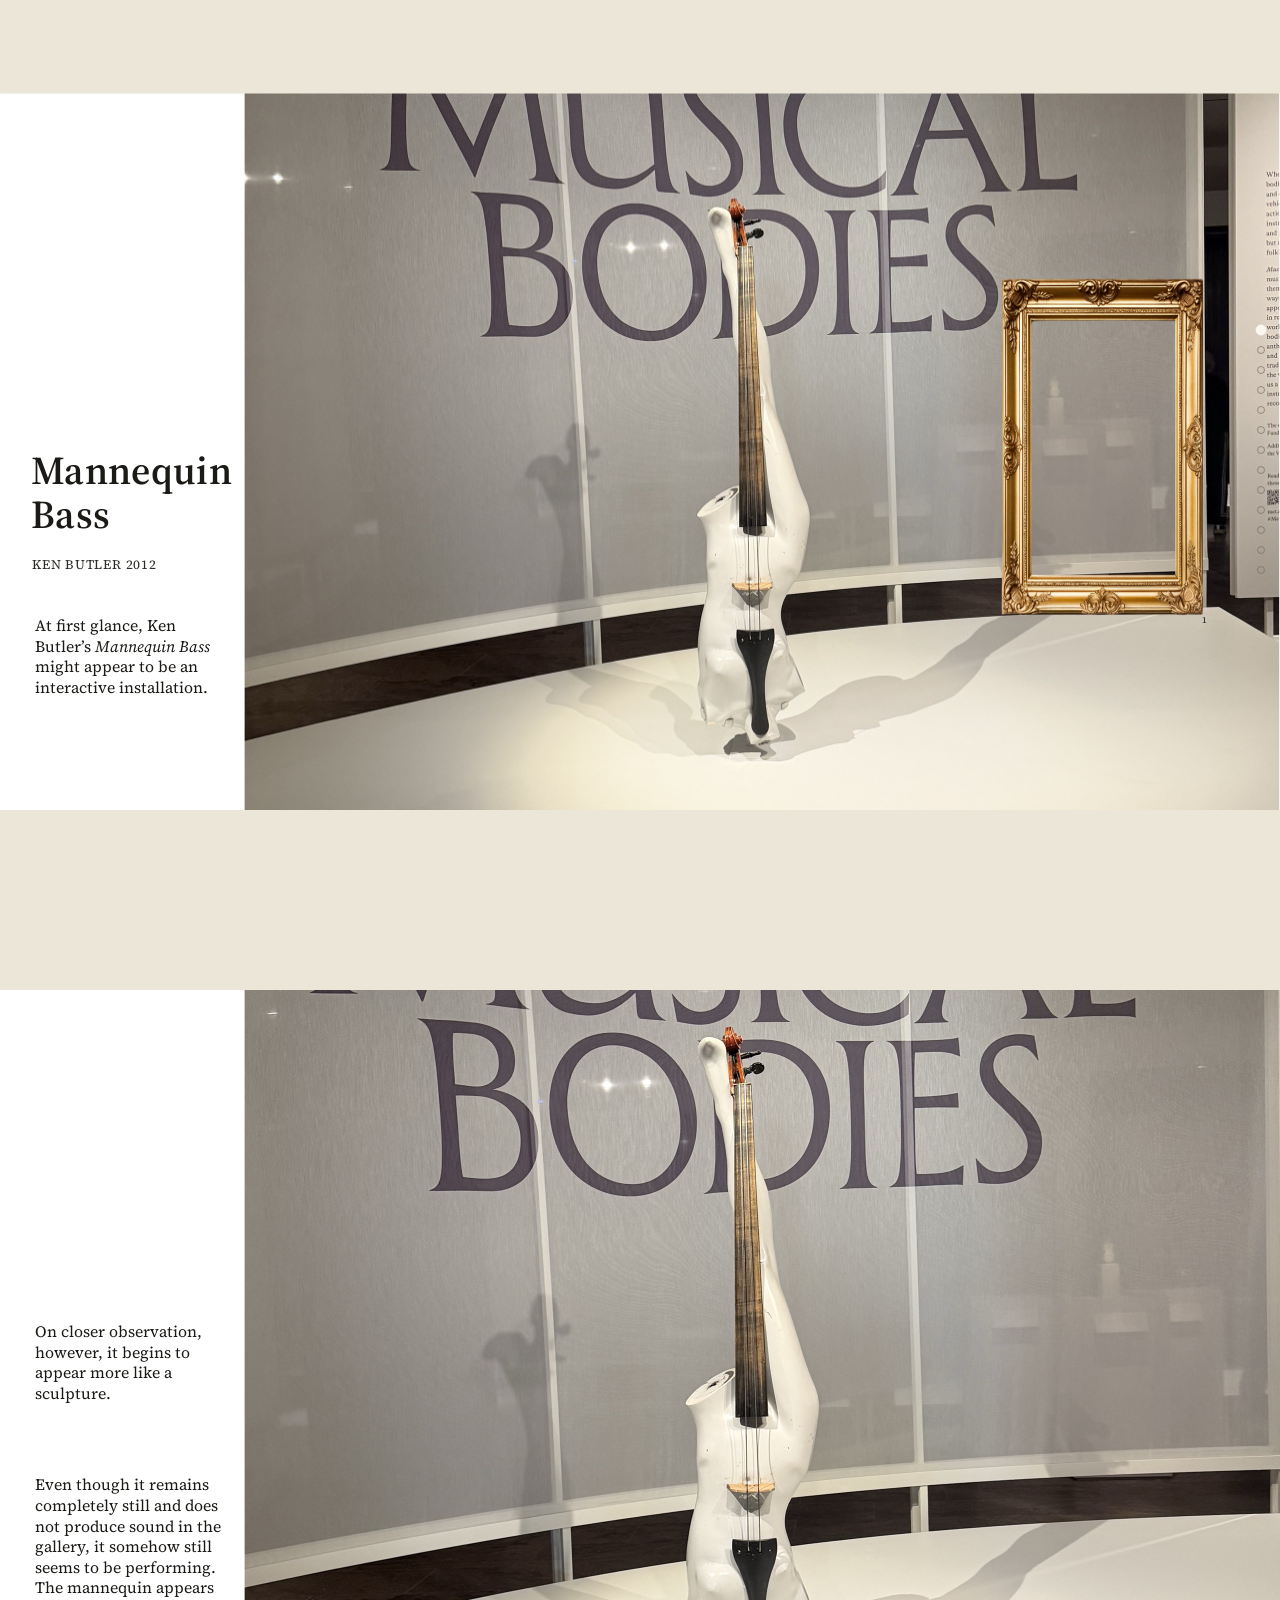
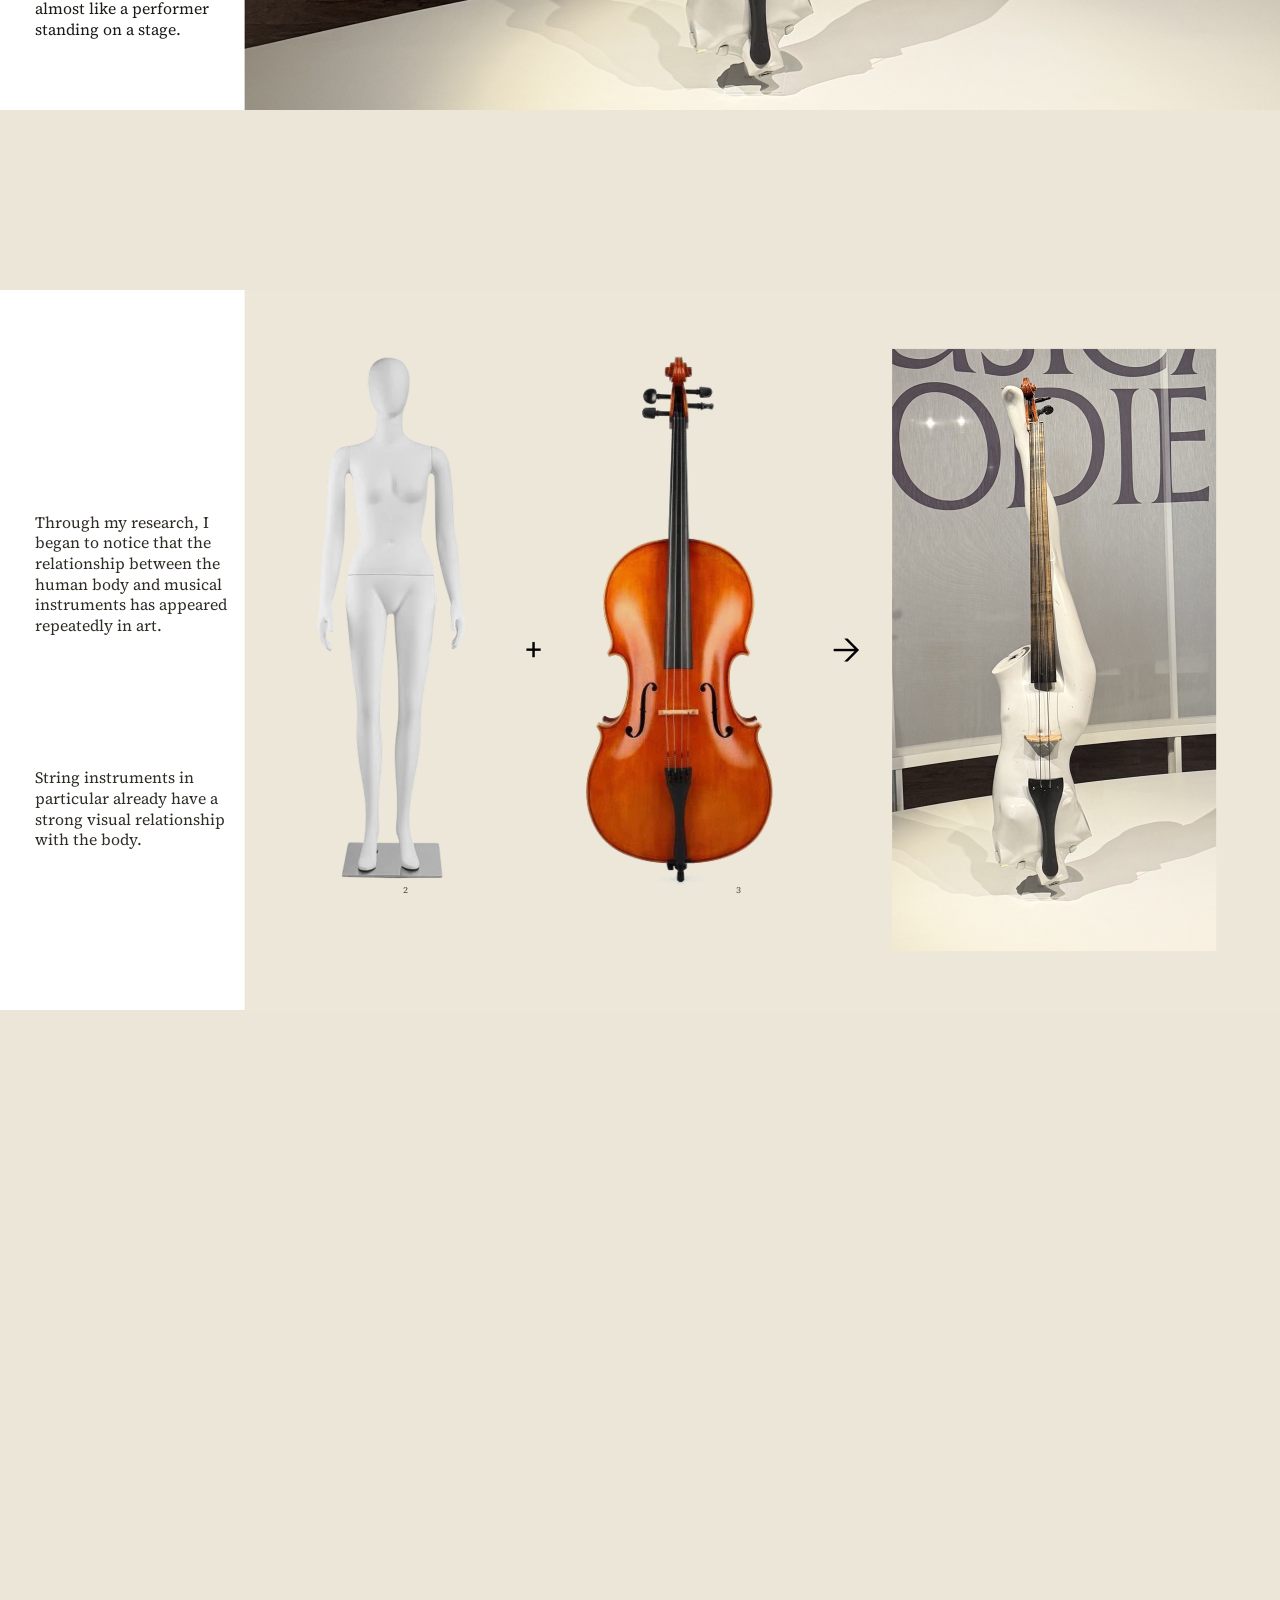
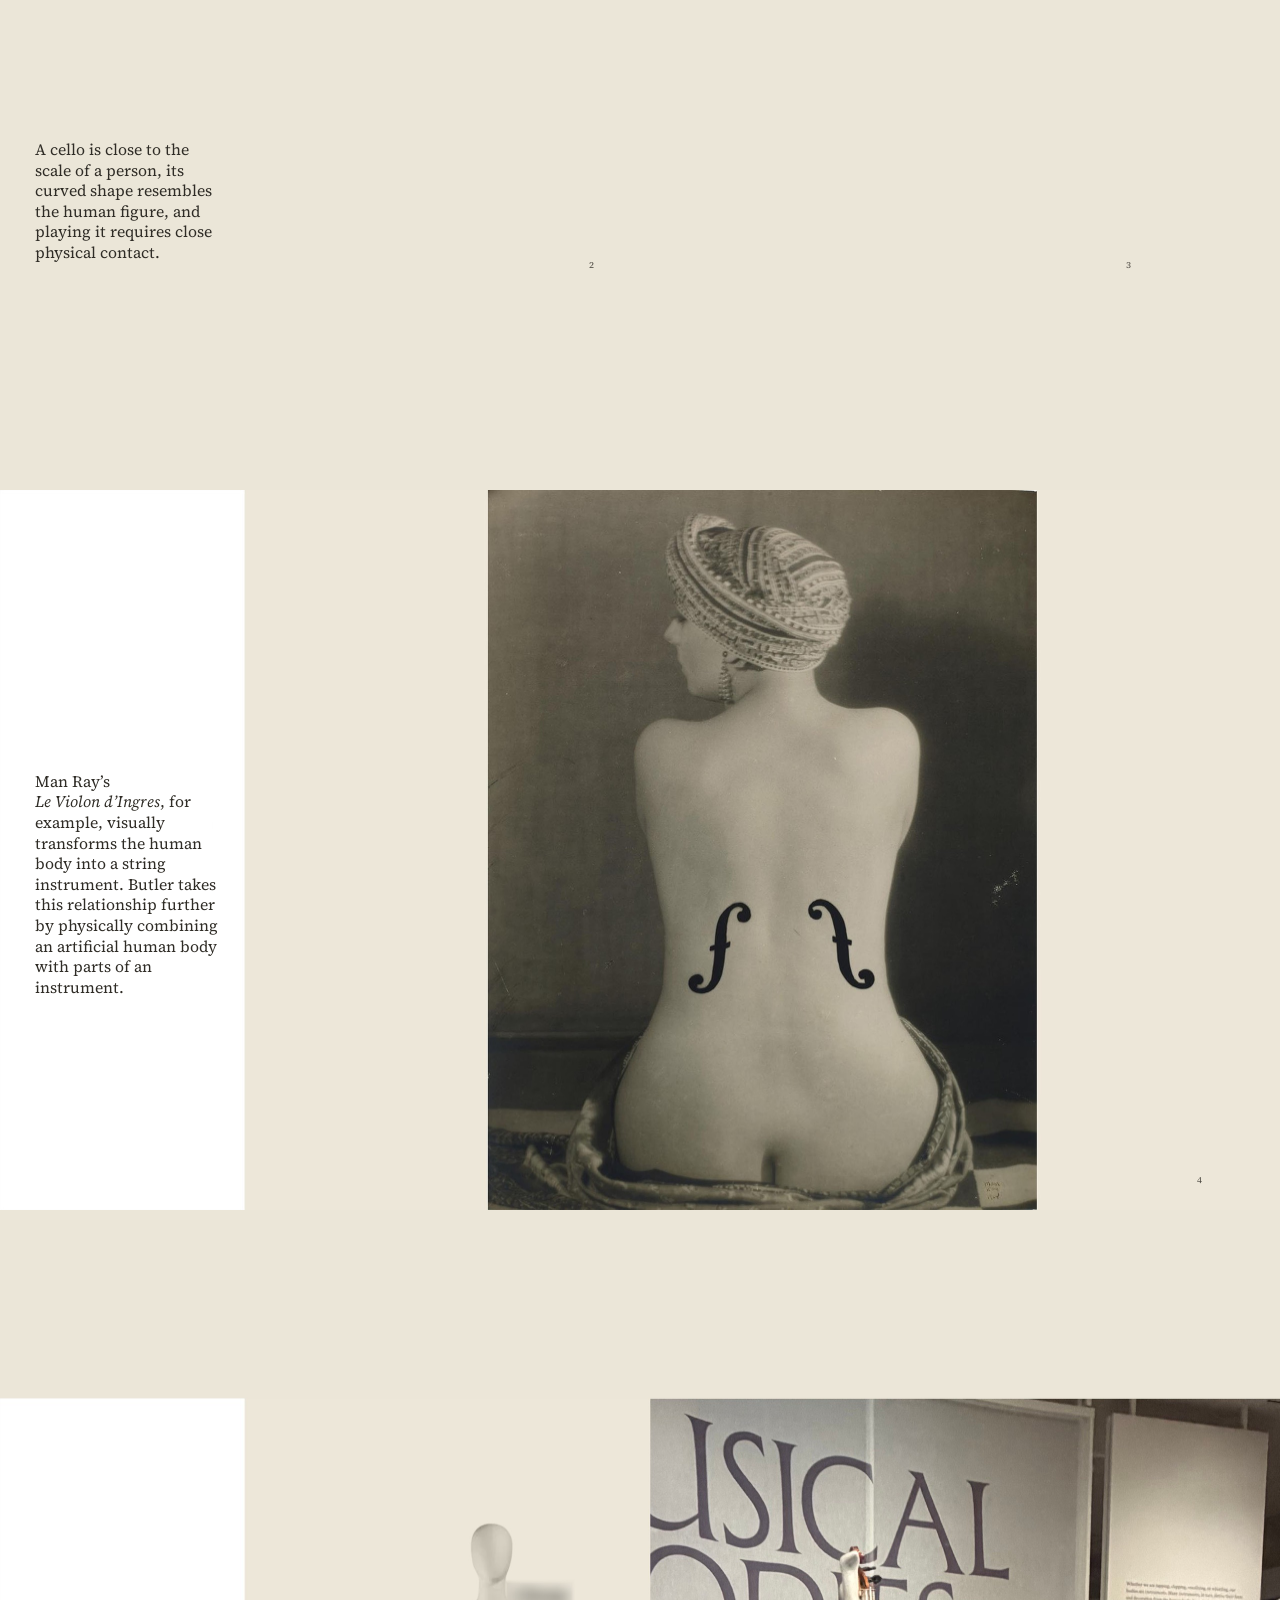
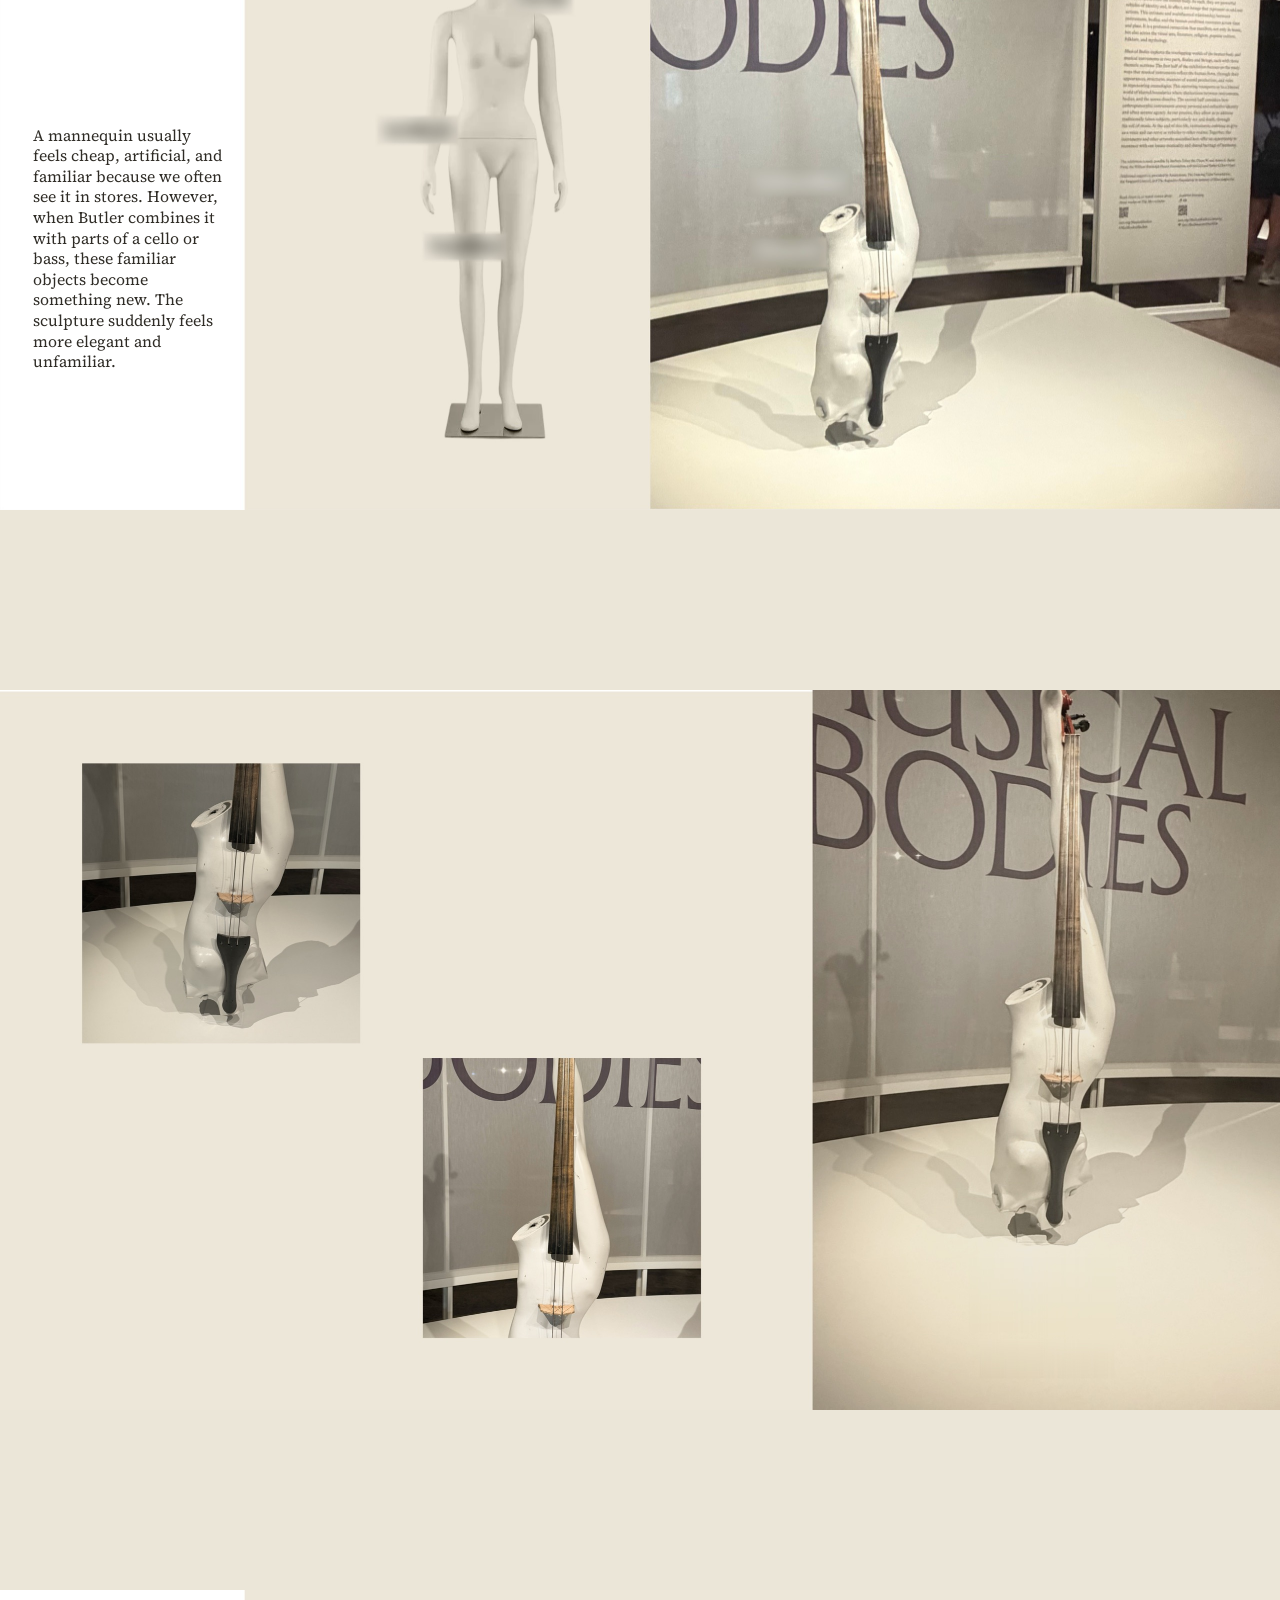
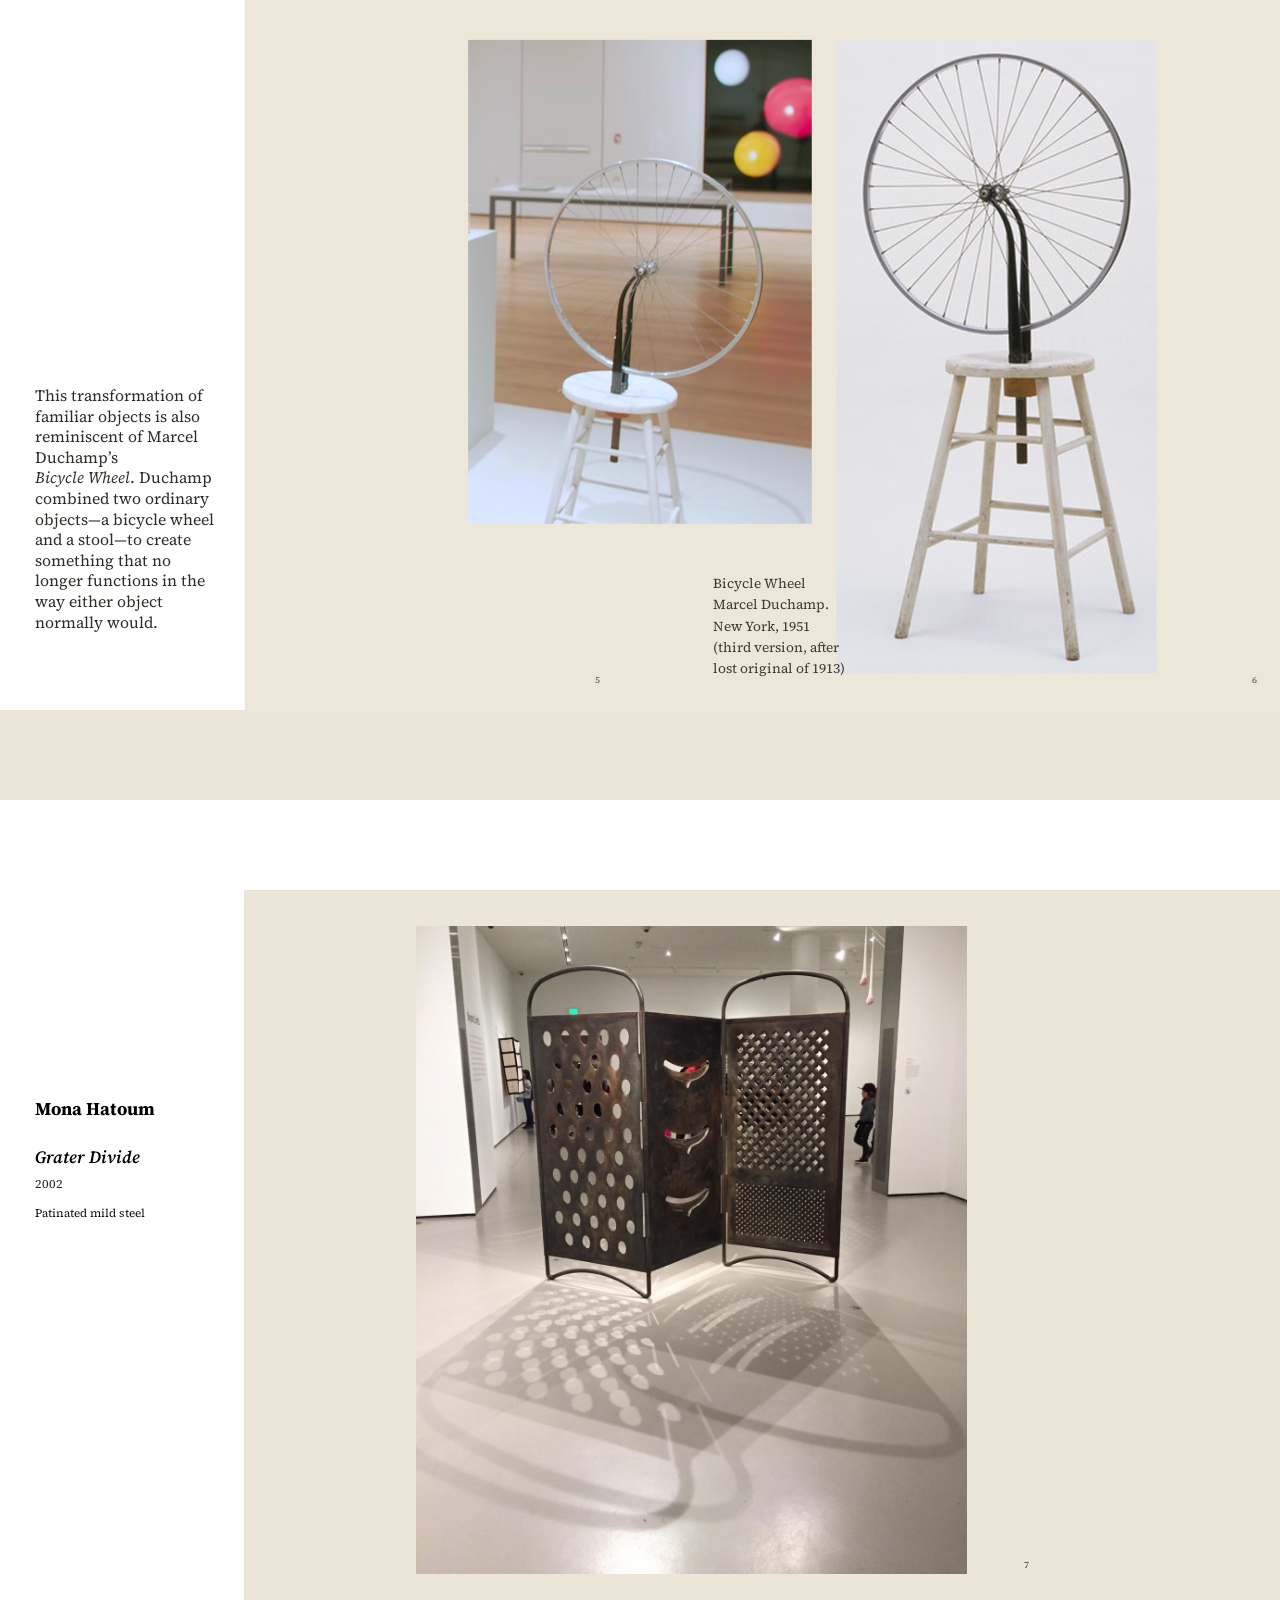
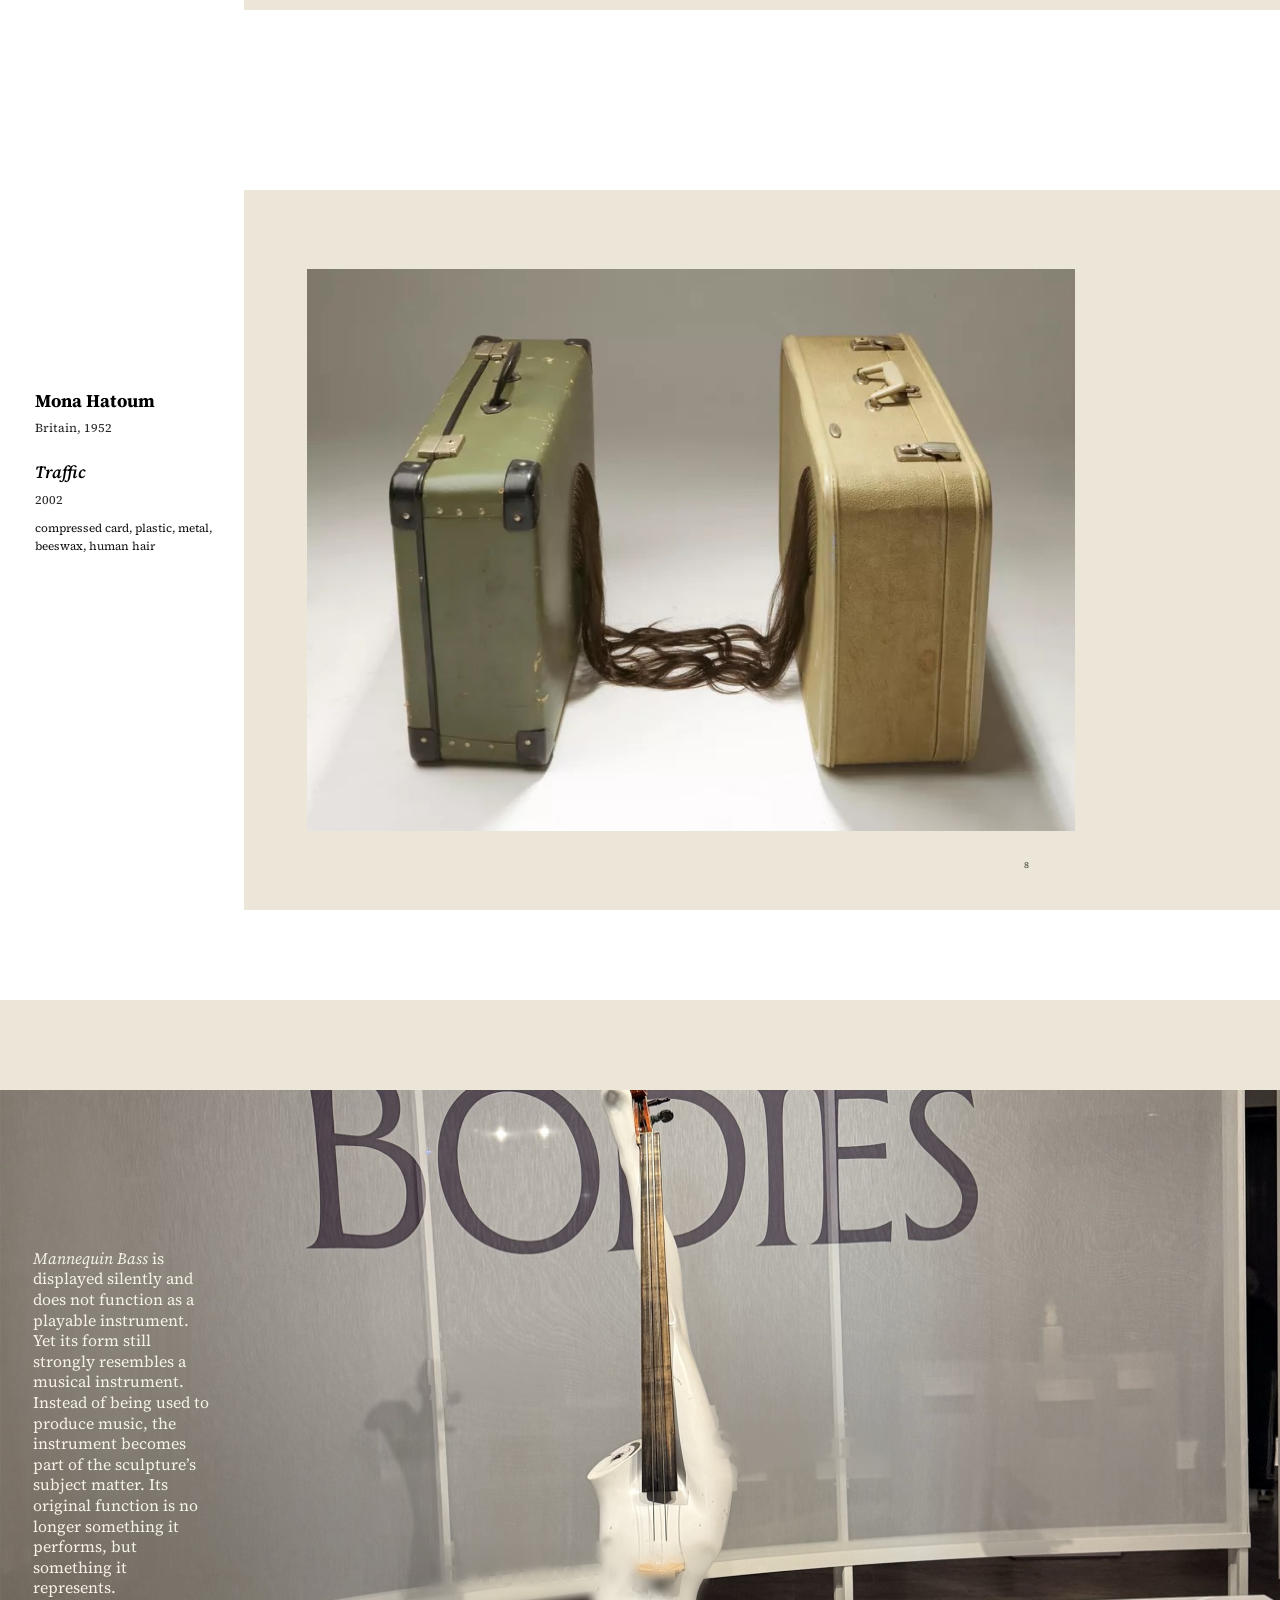
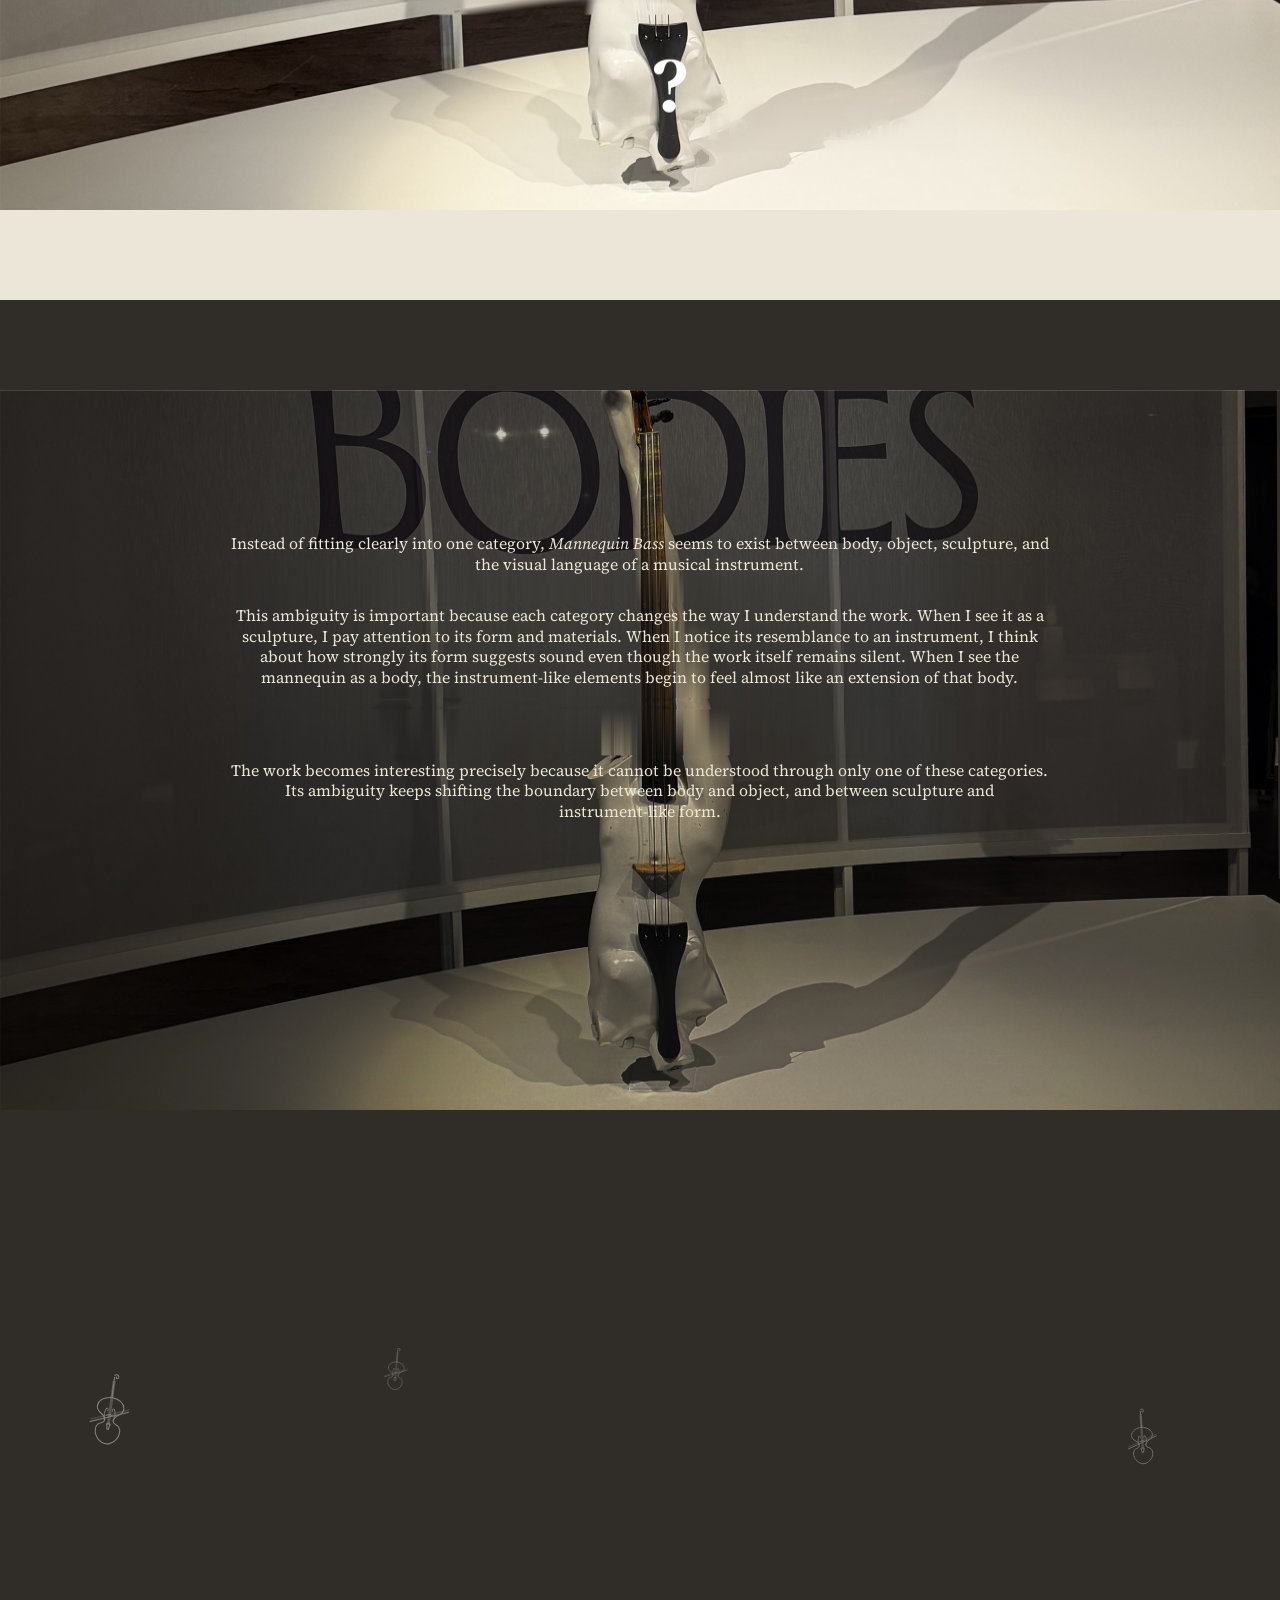
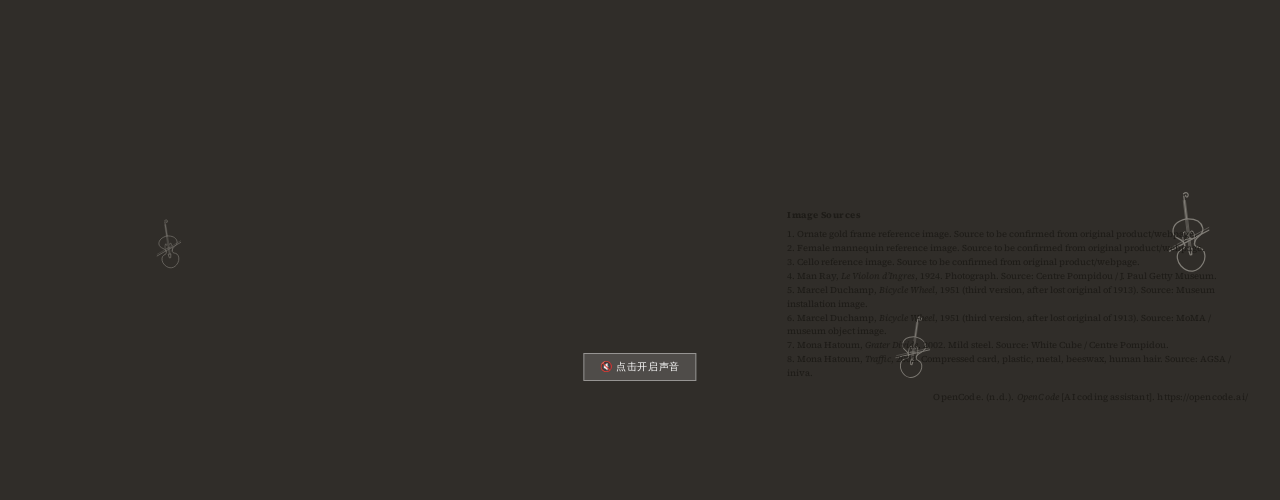
<file: index.html>
<!DOCTYPE html>
<html lang="en">
<head>
<meta charset="UTF-8">
<meta name="viewport" content="width=device-width, initial-scale=1.0">
<title>Musical Bodies — Mannequin Bass</title>
<link rel="preconnect" href="https://fonts.googleapis.com">
<link rel="preconnect" href="https://fonts.gstatic.com" crossorigin>
<link href="https://fonts.googleapis.com/css2?family=Source+Serif+4:ital,opsz,wght@0,8..60,400;0,8..60,500;0,8..60,600;1,8..60,400;1,8..60,600&display=swap" rel="stylesheet">
<link rel="stylesheet" href="styles.css?v=20261012p">
</head>
<body>

<nav class="dots" aria-label="Sections">
  <button data-target="s1"  aria-label="Section 1"></button>
  <button data-target="s2"  aria-label="Section 2"></button>
  <button data-target="s3"  aria-label="Section 3"></button>
  <button data-target="s4"  aria-label="Section 4"></button>
  <button data-target="s5"  aria-label="Section 5"></button>
  <button data-target="s6"  aria-label="Section 6"></button>
  <button data-target="s7"  aria-label="Section 7"></button>
  <button data-target="s8"  aria-label="Section 8"></button>
  <button data-target="ex1" aria-label="Examples"></button>
  <button data-target="ex2" aria-label="Examples"></button>
  <button data-target="s9"  aria-label="Section 9"></button>
  <button data-target="s10" aria-label="Section 10"></button>
  <button data-target="s11" aria-label="Section 11"></button>
</nav>

<main>

  <!-- ============ SECTION 1 ============ -->
  <section class="panel s1" id="s1">
    <div class="stage">
    <img class="plate" src="assets/section-1.jpg?v=20261012e" alt="Ken Butler, Mannequin Bass">
      <div style="position:absolute;right:3%;top:22%;width:22%;aspect-ratio:0.697;">
        <video src="assets/section11.mp4?v=20261012hd" autoplay muted loop playsinline style="position:absolute;left:25.2%;top:17.7%;width:51.4%;height:63.6%;object-fit:cover;"></video>
        <img src="assets/frame.png?v=20261012d" style="position:absolute;inset:0;width:100%;height:100%;" alt="">
      </div>
      <p class="figno" style="position:absolute;right:5.7%;top:73%;color:#1c1a16;font-size:max(9px,calc(1.1 * var(--su)));opacity:0.85;line-height:1;">1</p>
    <div class="fx" style="--amp:10px;--dur:3.5s;">
      <div class="fl fl-ov" data-sp="0.16" style="--x:2.4;--y:50.5;--amp:calc(0.55 * var(--su))">
        <h1 class="title" style="font-size:calc(5.5 * var(--su))">Mannequin<br>Bass</h1>
      </div>
      <div class="fl fl-ov" data-sp="0.13" style="--x:2.5;--y:65.6;--amp:4px">
        <p class="kicker" style="font-size:calc(1.8 * var(--su))">Ken&nbsp;Butler&nbsp;2012</p>
      </div>
    </div>
  </div>
    <div class="fx-flow" style="--amp:10px;--dur:3.5s;">
      <div class="fl fl-flow" data-sp="0.20" style="--w:14;--x:2.7;--y:73.9;--dl:-2.5s">
        <p class="body" style="font-size:calc(2.2 * var(--su))">At first glance, Ken Butler&rsquo;s <em>Mannequin&nbsp;Bass</em> might appear to be an interactive installation.</p>
      </div>
    </div>
    </div>
  </section>

  <!-- ============ SECTION 2 ============ -->
  <section class="panel s2" id="s2">
    <div class="stage">
    <img class="plate" src="assets/section-2.jpg?v=20261012b" alt="Mannequin Bass detail">
    <div class="fx" style="--amp:calc(0.6 * var(--su));">
    </div>
  </div>
    <div class="fx-flow" style="--amp:calc(0.6 * var(--su));">
      <div class="fl fl-flow" data-sp="0.18" style="--w:14;--x:2.7;--y:48.9;--dl:-3s">
        <p class="body" style="font-size:calc(2.2 * var(--su))">On closer observation, however, it begins to appear more like a sculpture.</p>
      </div>
      <div class="fl fl-flow" data-sp="0.22" style="--w:15;--x:2.7;--y:70.2;--dl:-5s">
        <p class="body" style="width:15vw;font-size:calc(2.2 * var(--su))">Even though it remains completely still and does not produce sound in the gallery, it somehow still seems to be performing. The mannequin appears almost like a performer standing on a stage.</p>
      </div>
    </div>
    </div>
  </section>

  <!-- ============ SECTION 3 ============ -->
  <section class="panel s3" id="s3">
    <div class="stage">
    <img class="plate" src="assets/section-3.jpg?v=20261012b" alt="Body and instrument research">
    <p class="figno" style="position:absolute;left:31.5%;bottom:16%;color:#2f2c26;font-size:max(9px,calc(1.1 * var(--su)));opacity:0.85;line-height:1;">2</p>
    <p class="figno" style="position:absolute;left:57.5%;bottom:16%;color:#2f2c26;font-size:max(9px,calc(1.1 * var(--su)));opacity:0.85;line-height:1;">3</p>
    <div class="fx" style="--amp:calc(0.6 * var(--su));">
    </div>
  </div>
    <div class="fx-flow" style="--amp:calc(0.6 * var(--su));";animation:bob 3.5s ease-in-out infinite alternate;--amp:calc(var(--su)*1.5);">
      <div class="fl fl-flow" data-sp="0.20" style="--w:15;--x:2.7;--y:31.5;--dl:-4s">
        <p class="body" style="width:15vw;font-size:calc(2.2 * var(--su))">Through my research, I began to notice that the relationship between the human body and musical instruments has appeared repeatedly in art.</p>
      </div>
      <div class="fl fl-flow" data-sp="0.24" style="--w:15;--x:2.7;--y:67;--dl:-2s">
        <p class="body" style="width:15vw;font-size:calc(2.2 * var(--su))">String instruments in particular already have a strong visual relationship with the body.</p>
      </div>
    </div>
    </div>
  </section>

  <!-- ============ SECTION 4 ============ -->
  <section class="panel s4" id="s4">
    <div class="stage">
    <img class="plate" src="assets/section-4.jpg?v=20261012l" alt="Cello">
    <img class="s4subject" src="assets/section-4-subject.jpg?v=20261012l" alt="">
    <p class="figno" style="position:absolute;left:46%;bottom:5.5%;color:#2f2c26;font-size:max(9px,calc(1.1 * var(--su)));opacity:0.85;line-height:1;">2</p>
    <p class="figno" style="position:absolute;left:88%;bottom:5.5%;color:#2f2c26;font-size:max(9px,calc(1.1 * var(--su)));opacity:0.85;line-height:1;">3</p>
    <div class="fx" style="--amp:calc(0.6 * var(--su));">
    </div>
  </div>
    <div class="fx-flow" style="--amp:calc(0.6 * var(--su));">
      <div class="fl fl-flow" data-sp="0.20" style="--w:15;--x:2.7;--y:73.9;--amp:calc(0.65 * var(--su))">
        <p class="body" style="width:15vw;font-size:calc(2.2 * var(--su))">A cello is close to the scale of a person, its curved shape resembles the human figure, and playing it requires close physical contact.</p>
      </div>
    </div>
    </div>
  </section>

  <!-- ============ SECTION 5 ============ -->
  <section class="panel s5" id="s5">
    <div class="stage">
    <img class="plate" src="assets/section-5.jpg?v=20261012b" alt="Man Ray, Le Violon d'Ingres">
    <p class="figno" style="position:absolute;left:93.5%;bottom:3.5%;color:#2f2c26;font-size:max(9px,calc(1.1 * var(--su)));opacity:0.8;line-height:1;">4</p>
    <div class="fx" style="--amp:calc(0.6 * var(--su));">
    </div>
  </div>
    <div class="fx-flow" style="--amp:calc(0.6 * var(--su));">
      <div class="fl fl-flow" data-sp="0.20" style="--w:15;--x:2.7;--y:37.2;--dl:-3.5s">
        <p class="body" style="width:15vw;font-size:calc(2.2 * var(--su))">Man Ray&rsquo;s <em>Le&nbsp;Violon&nbsp;d&rsquo;Ingres</em>, for example, visually transforms the human body into a string instrument. Butler takes this relationship further by physically combining an artificial human body with parts of an instrument.</p>
      </div>
    </div>
    </div>
  </section>

  <!-- ============ SECTION 6 ============ -->
  <section class="panel s6" id="s6">
    <div class="stage" style="--amp:calc(var(--su)*1.5);">
    <img class="plate" src="assets/section-6.jpg?v=20261012e" alt="Cheap / artificial / familiar &mdash; elegant / unfamiliar">
    <div class="fx" style="--amp:calc(1.2 * var(--su));">
      <div class="fl fl-ov" data-sp="0.22" style="--x:39.9;--y:26.6;--amp:calc(0.55 * var(--su))">
        <p class="lbl" style="font-size:calc(3.1 * var(--su));color:#1c1a16">Cheap</p>
      </div>
      <div class="fl fl-ov" data-sp="0.26" style="--x:29.8;--y:45;--dl:-2s">
        <p class="lbl" style="font-size:calc(2.6 * var(--su));color:#1c1a16">Artificial</p>
      </div>
      <div class="fl fl-ov" data-sp="0.24" style="--x:33.4;--y:61.4;--dl:-5s">
        <p class="lbl" style="font-size:calc(2.5 * var(--su));color:#1c1a16">Familiar</p>
      </div>
      <div class="fl fl-ov" data-sp="0.22" style="--x:58.9;--y:52.4;--dl:-1.5s">
        <p class="lbl" style="font-size:calc(2.6 * var(--su));color:#f6f2e8">Unfamiliar</p>
      </div>
      <div class="fl fl-ov" data-sp="0.25" style="--x:59;--y:62.2;--dl:-3s">
        <p class="lbl" style="font-size:calc(2.9 * var(--su));color:#f6f2e8">Elegant</p>
      </div>
    </div>
  </div>
    <div class="fx-flow" style="--amp:calc(1.2 * var(--su));">
      <div class="fl fl-ov" data-sp="0.21" style="--w:15;--x:2.6;--y:48;--dl:-2.8s">
        <p class="body" style="font-size:calc(2.2 * var(--su))">A mannequin usually feels cheap, artificial, and familiar because we often see it in stores. However, when Butler combines it with parts of a cello or bass, these familiar objects become something new. The sculpture suddenly feels more elegant and unfamiliar.</p>
      </div>
    </div>
    </div>
  </section>

  <!-- ============ SECTION 7 ============ -->
  <section class="panel s7" id="s7">
    <div class="stage">
    <img class="plate" src="assets/section-7.jpg?v=20261012b" alt="A body? An instrument?">
    <div class="fx" style="--amp:calc(0.6 * var(--su));">
      <div class="fl fl-ov" data-sp="0.24" style="--x:11.8;--y:55.5;--amp:calc(0.65 * var(--su))">
        <p class="q" style="font-size:calc(7 * var(--su))">A body?</p>
      </div>
      <div class="fl fl-ov" data-sp="0.28" style="--x:33.3;--y:37.5;--dl:-3s">
        <p class="q" style="font-size:calc(6.2 * var(--su))">An instrument?</p>
      </div>
      <div class="fl fl-ov" data-sp="0.22" style="--x:72;--y:77.5;--w:20;--dl:-5.5s">
        <p class="q qcenter" style="font-size:calc(5.4 * var(--su))">Familiar<br>but<br>strange</p>
      </div>
    </div>
  </div>
    <div class="fx-flow" style="--amp:calc(0.6 * var(--su));">
    </div>
    </div>
  </section>

  <!-- ============ SECTION 8 ============ -->
  <section class="panel s8" id="s8">
    <div class="stage">
    <img class="plate" src="assets/section-8.jpg?v=20261012b" alt="Marcel Duchamp, Bicycle Wheel">
    <p class="figno" style="position:absolute;left:46.5%;bottom:3.5%;color:#2f2c26;font-size:max(9px,calc(1.1 * var(--su)));opacity:0.8;line-height:1;">5</p>
    <p class="figno" style="position:absolute;right:1.8%;bottom:3.5%;color:#2f2c26;font-size:max(9px,calc(1.1 * var(--su)));opacity:0.8;line-height:1;">6</p>
    <div class="fx" style="--amp:calc(0.6 * var(--su));">
      <div class="fl fl-ov" data-sp="0.14" style="--x:2.7;--y:8;--amp:calc(0.55 * var(--su))">
        <h2 class="title" style="font-weight:700;font-size:calc(4.8 * var(--su))">EXAMPLES:</h2>
      </div>
    </div>
  </div>
    <div class="fx-flow" style="--amp:calc(0.6 * var(--su));">
            <div class="fl fl-flow" data-sp="0.20" style="--w:14;--x:2.7;--y:55;--dur:10s;--amp:8px;--dl:-2.5s">
        <p class="body" style="font-size:calc(2.2 * var(--su))">This transformation of familiar objects is also reminiscent of Marcel Duchamp&rsquo;s <em>Bicycle&nbsp;Wheel</em>. Duchamp combined two ordinary objects&mdash;a bicycle wheel and a stool&mdash;to create something that no longer functions in the way either object normally would.</p>
      </div>
      <div class="fl fl-flow" data-sp="0.17" style="--x:55.7;--y:81;--dl:-2s">
        <p class="cap" style="font-size:calc(1.9 * var(--su))">Bicycle Wheel<br>Marcel Duchamp.<br>New York, 1951<br>(third version, after<br>lost original of 1913)</p>
      </div>
    </div>
    </div>
  </section>

  <!-- ============ EXAMPLES 1 ============ -->
  <section class="panel ex ex1" id="ex1">
    <div class="stage">
      <div class="ex-bg"></div>
      <img class="artwork" src="assets/example1.jpg?v=20261012b" alt="Mona Hatoum, Grater Divide (2002)">
      <p class="figno" style="position:absolute;left:80%;bottom:5.5%;color:#1c1a16;font-size:max(9px,calc(1.1 * var(--su)));opacity:0.85;line-height:1;">7</p>
      <div class="fx" style="--amp:calc(0.6 * var(--su));">
        <div class="fl fl-ov" data-sp="0.14" style="--x:2.7;--y:8;--amp:calc(0.55 * var(--su))">
          <h2 class="title" style="font-weight:700;font-size:calc(4.8 * var(--su))">EXAMPLES:</h2>
        </div>
      </div>
    </div>
    <div class="fx-flow" style="--amp:calc(0.6 * var(--su));">
        <div class="fl fl-flow" data-sp="0.18" style="--x:2.7;--y:26;--w:14.5;--dl:-3s">
          <div class="label">
            <p class="label-artist">Mona Hatoum</p>
            <p class="label-title">Grater Divide</p>
            <p class="label-meta">2002</p>
            <p class="label-mat">Patinated mild steel</p>
          </div>
        </div>
      </div>
    </div>
  </section>

  <!-- ============ EXAMPLES 2 ============ -->
  <section class="panel ex ex2" id="ex2">
    <div class="stage">
      <div class="ex-bg"></div>
      <img class="artwork" src="assets/example2.jpg?v=20261012b" alt="Mona Hatoum, Traffic (2002), installation view">
      <p class="figno" style="position:absolute;left:80%;bottom:5.5%;color:#1c1a16;font-size:max(9px,calc(1.1 * var(--su)));opacity:0.85;line-height:1;">8</p>
      <div class="fx" style="--amp:calc(0.6 * var(--su));">
        <div class="fl fl-ov" data-sp="0.14" style="--x:2.7;--y:8;--dl:-2s">
          <h2 class="title" style="font-weight:700;font-size:calc(4.8 * var(--su))">EXAMPLES:</h2>
        </div>
      </div>
    </div>
    <div class="fx-flow" style="--amp:calc(0.6 * var(--su));">
        <div class="fl fl-flow" data-sp="0.18" style="--x:2.7;--y:26;--w:14.5;--dl:-5s">
          <div class="label">
            <p class="label-artist">Mona Hatoum</p>
            <p class="label-meta">Britain, 1952</p>
            <p class="label-title">Traffic</p>
            <p class="label-meta">2002</p>
            <p class="label-mat">compressed card, plastic, metal, beeswax, human hair</p>
          </div>
        </div>
      </div>
    </div>
  </section>

  <!-- ============ SECTION 9 ============ -->
  <section class="panel s9" id="s9">
    <div class="stage">
    <img class="plate" src="assets/section-9.jpg?v=20261012b" alt="Body, sculpture, instrument, performance">
    <div class="fx" style="--amp:calc(0.6 * var(--su));">
      <div class="fl fl-ov" data-sp="0.30" style="--x:35.2;--y:35.5;--dl:-2s">
        <p class="q" style="font-size:calc(7 * var(--su))">body?</p>
      </div>
      <div class="fl fl-ov" data-sp="0.26" style="--x:55.4;--y:45.6;--dl:-5s">
        <p class="q" style="font-size:calc(7 * var(--su))">Sculpture?</p>
      </div>
      <div class="fl fl-ov" data-sp="0.32" style="--x:33.3;--y:63.8;--dl:-1.8s">
        <p class="q" style="font-size:calc(6 * var(--su))">Instrument?</p>
      </div>
      <div class="fl fl-ov" data-sp="0.28" style="--x:55.2;--y:84.5;--dl:-4.2s">
        <p class="q" style="font-size:calc(6.6 * var(--su))">Performance?</p>
      </div>
    </div>
  </div>
    <div class="fx-flow" style="--amp:calc(0.6 * var(--su));">
      <div class="fl fl-flow" data-sp="0.19" style="--w:14;--x:2.6;--y:24;--amp:calc(0.65 * var(--su))">
        <p class="body" style="font-size:calc(2.2 * var(--su))"><em>Mannequin&nbsp;Bass</em> is displayed silently and does not function as a playable instrument. Yet its form still strongly resembles a musical instrument. Instead of being used to produce music, the instrument becomes part of the sculpture&rsquo;s subject matter. Its original function is no longer something it performs, but something it represents.</p>
      </div>
    </div>
    </div>
  </section>

  <!-- ============ SECTION 10 ============ -->
  <section class="panel s10" id="s10">
    <div class="stage">
    <img class="plate" src="assets/section-10.jpg?v=20261012b" alt="Between body, object, sculpture and instrument">
    <div class="fx" style="--amp:calc(0.6 * var(--su));">
    </div>
  </div>
    <div class="fx-flow" style="--amp:30px;">
      <div class="fl fl-flow" data-sp="0.16" style="--x:18;--y:22.5;--w:64;--amp:calc(0.55 * var(--su))">
        <p class="body" style="text-align:center;font-size:calc(2.2 * var(--su))">Instead of fitting clearly into one category, <em>Mannequin&nbsp;Bass</em> seems to exist between body, object, sculpture, and the visual language of a musical instrument.</p>
      </div>
      <div class="fl fl-flow" data-sp="0.19" style="--x:18;--y:32.5;--w:64;--dl:-3s">
        <p class="body" style="text-align:center;font-size:calc(2.2 * var(--su))">This ambiguity is important because each category changes the way I understand the work. When I see it as a sculpture, I pay attention to its form and materials. When I notice its resemblance to an instrument, I think about how strongly its form suggests sound even though the work itself remains silent. When I see the mannequin as a body, the instrument-like elements begin to feel almost like an extension of that body.</p>
      </div>
      <div class="fl fl-flow" data-sp="0.22" style="--x:18;--y:54;--w:64;--dl:-5s">
        <p class="body" style="text-align:center;font-size:calc(2.2 * var(--su))">The work becomes interesting precisely because it cannot be understood through only one of these categories. Its ambiguity keeps shifting the boundary between body and object, and between sculpture and instrument&#8209;like form.</p>
      </div>
    </div>
    </div>
  </section>


  <!-- ============ SECTION 11 (VIDEO) ============ -->
  <section class="panel s11" id="s11">
    <div class="stage">
      <video class="s11vid" src="assets/section11.mp4?v=20261012hd" autoplay muted loop playsinline id="s11video"></video>
      <div class="s11float" style="position:absolute;left:7%;top:12%;width:3.2vw;opacity:0.42;--ph:0.00;--sp:0.90;animation:mbplay 3.2s ease-in-out infinite alternate;"><svg viewBox="0 0 60 112" style="width:100%;height:auto;display:block;" fill="none" stroke="#f6f2e8" stroke-width="1.6" stroke-linecap="round" stroke-linejoin="round"><path d="M30 7 C 34 4.5 37 7 35.5 10.5 C 34.5 12.5 32 12 32.5 9.5"/><line x1="30" y1="10" x2="30" y2="40"/><path d="M30 40 C 19 41 11.5 46 10.5 54 C 10 59 13.5 62.5 17.5 65 C 21.5 67.5 23.5 70 23.5 74.5 C 23.5 79 17.5 78 14.5 81.5 C 11 85.5 11 94 15.5 100 C 20 106 25 108.5 30 108.5 C 35 108.5 40 106 44.5 100 C 49 94 49 85.5 45.5 81.5 C 42.5 78 36.5 79 36.5 74.5 C 36.5 70 38.5 67.5 42.5 65 C 46.5 62.5 50 59 49.5 54 C 48.5 46 41 41 30 40 Z"/><path d="M24 57 C 21.5 62 21.5 68 24 73.5 M24 57 C 26.5 55.5 27.5 56.5 26.5 60" stroke-width="1.2"/><path d="M36 57 C 38.5 62 38.5 68 36 73.5 M36 57 C 33.5 55.5 32.5 56.5 33.5 60" stroke-width="1.2"/><path d="M25.5 66.5 C 28.5 65.5 31.5 65.5 34.5 66.5" stroke-width="1.3"/><path d="M27.5 79 L 32.5 79 L 31 87 L 29 87 Z"/><line x1="28.6" y1="16" x2="28.6" y2="79" stroke-width="0.7"/><line x1="30" y1="16" x2="30" y2="79" stroke-width="0.7"/><line x1="31.4" y1="16" x2="31.4" y2="79" stroke-width="0.7"/><line x1="3" y1="79" x2="57" y2="58" stroke-width="1.5"/><line x1="3.5" y1="75.5" x2="57.5" y2="54.5" stroke-width="0.9" opacity="0.75"/></svg></div>
      <div class="s11float" style="position:absolute;left:88%;top:18%;width:2.5vw;opacity:0.36;--ph:1.10;--sp:1.05;animation:mbplay 3.6s ease-in-out -0.8s infinite alternate;"><svg viewBox="0 0 60 112" style="width:100%;height:auto;display:block;" fill="none" stroke="#f6f2e8" stroke-width="1.6" stroke-linecap="round" stroke-linejoin="round"><path d="M30 7 C 34 4.5 37 7 35.5 10.5 C 34.5 12.5 32 12 32.5 9.5"/><line x1="30" y1="10" x2="30" y2="40"/><path d="M30 40 C 19 41 11.5 46 10.5 54 C 10 59 13.5 62.5 17.5 65 C 21.5 67.5 23.5 70 23.5 74.5 C 23.5 79 17.5 78 14.5 81.5 C 11 85.5 11 94 15.5 100 C 20 106 25 108.5 30 108.5 C 35 108.5 40 106 44.5 100 C 49 94 49 85.5 45.5 81.5 C 42.5 78 36.5 79 36.5 74.5 C 36.5 70 38.5 67.5 42.5 65 C 46.5 62.5 50 59 49.5 54 C 48.5 46 41 41 30 40 Z"/><path d="M24 57 C 21.5 62 21.5 68 24 73.5 M24 57 C 26.5 55.5 27.5 56.5 26.5 60" stroke-width="1.2"/><path d="M36 57 C 38.5 62 38.5 68 36 73.5 M36 57 C 33.5 55.5 32.5 56.5 33.5 60" stroke-width="1.2"/><path d="M25.5 66.5 C 28.5 65.5 31.5 65.5 34.5 66.5" stroke-width="1.3"/><path d="M27.5 79 L 32.5 79 L 31 87 L 29 87 Z"/><line x1="28.6" y1="16" x2="28.6" y2="79" stroke-width="0.7"/><line x1="30" y1="16" x2="30" y2="79" stroke-width="0.7"/><line x1="31.4" y1="16" x2="31.4" y2="79" stroke-width="0.7"/><line x1="3" y1="79" x2="57" y2="58" stroke-width="1.5"/><line x1="3.5" y1="75.5" x2="57.5" y2="54.5" stroke-width="0.9" opacity="0.75"/></svg></div>
      <div class="s11float" style="position:absolute;left:12%;top:72%;width:2.2vw;opacity:0.32;--ph:2.20;--sp:1.20;animation:mbplay 3.4s ease-in-out -1.6s infinite alternate;"><svg viewBox="0 0 60 112" style="width:100%;height:auto;display:block;" fill="none" stroke="#f6f2e8" stroke-width="1.6" stroke-linecap="round" stroke-linejoin="round"><path d="M30 7 C 34 4.5 37 7 35.5 10.5 C 34.5 12.5 32 12 32.5 9.5"/><line x1="30" y1="10" x2="30" y2="40"/><path d="M30 40 C 19 41 11.5 46 10.5 54 C 10 59 13.5 62.5 17.5 65 C 21.5 67.5 23.5 70 23.5 74.5 C 23.5 79 17.5 78 14.5 81.5 C 11 85.5 11 94 15.5 100 C 20 106 25 108.5 30 108.5 C 35 108.5 40 106 44.5 100 C 49 94 49 85.5 45.5 81.5 C 42.5 78 36.5 79 36.5 74.5 C 36.5 70 38.5 67.5 42.5 65 C 46.5 62.5 50 59 49.5 54 C 48.5 46 41 41 30 40 Z"/><path d="M24 57 C 21.5 62 21.5 68 24 73.5 M24 57 C 26.5 55.5 27.5 56.5 26.5 60" stroke-width="1.2"/><path d="M36 57 C 38.5 62 38.5 68 36 73.5 M36 57 C 33.5 55.5 32.5 56.5 33.5 60" stroke-width="1.2"/><path d="M25.5 66.5 C 28.5 65.5 31.5 65.5 34.5 66.5" stroke-width="1.3"/><path d="M27.5 79 L 32.5 79 L 31 87 L 29 87 Z"/><line x1="28.6" y1="16" x2="28.6" y2="79" stroke-width="0.7"/><line x1="30" y1="16" x2="30" y2="79" stroke-width="0.7"/><line x1="31.4" y1="16" x2="31.4" y2="79" stroke-width="0.7"/><line x1="3" y1="79" x2="57" y2="58" stroke-width="1.5"/><line x1="3.5" y1="75.5" x2="57.5" y2="54.5" stroke-width="0.9" opacity="0.75"/></svg></div>
      <div class="s11float" style="position:absolute;left:91%;top:68%;width:3.6vw;opacity:0.4;--ph:3.30;--sp:0.90;animation:mbplay 3.8s ease-in-out infinite alternate;"><svg viewBox="0 0 60 112" style="width:100%;height:auto;display:block;" fill="none" stroke="#f6f2e8" stroke-width="1.6" stroke-linecap="round" stroke-linejoin="round"><path d="M30 7 C 34 4.5 37 7 35.5 10.5 C 34.5 12.5 32 12 32.5 9.5"/><line x1="30" y1="10" x2="30" y2="40"/><path d="M30 40 C 19 41 11.5 46 10.5 54 C 10 59 13.5 62.5 17.5 65 C 21.5 67.5 23.5 70 23.5 74.5 C 23.5 79 17.5 78 14.5 81.5 C 11 85.5 11 94 15.5 100 C 20 106 25 108.5 30 108.5 C 35 108.5 40 106 44.5 100 C 49 94 49 85.5 45.5 81.5 C 42.5 78 36.5 79 36.5 74.5 C 36.5 70 38.5 67.5 42.5 65 C 46.5 62.5 50 59 49.5 54 C 48.5 46 41 41 30 40 Z"/><path d="M24 57 C 21.5 62 21.5 68 24 73.5 M24 57 C 26.5 55.5 27.5 56.5 26.5 60" stroke-width="1.2"/><path d="M36 57 C 38.5 62 38.5 68 36 73.5 M36 57 C 33.5 55.5 32.5 56.5 33.5 60" stroke-width="1.2"/><path d="M25.5 66.5 C 28.5 65.5 31.5 65.5 34.5 66.5" stroke-width="1.3"/><path d="M27.5 79 L 32.5 79 L 31 87 L 29 87 Z"/><line x1="28.6" y1="16" x2="28.6" y2="79" stroke-width="0.7"/><line x1="30" y1="16" x2="30" y2="79" stroke-width="0.7"/><line x1="31.4" y1="16" x2="31.4" y2="79" stroke-width="0.7"/><line x1="3" y1="79" x2="57" y2="58" stroke-width="1.5"/><line x1="3.5" y1="75.5" x2="57.5" y2="54.5" stroke-width="0.9" opacity="0.75"/></svg></div>
      <div class="s11float" style="position:absolute;left:30%;top:6%;width:1.9vw;opacity:0.3;--ph:4.40;--sp:1.05;animation:mbplay 3.3s ease-in-out -2.2s infinite alternate;"><svg viewBox="0 0 60 112" style="width:100%;height:auto;display:block;" fill="none" stroke="#f6f2e8" stroke-width="1.6" stroke-linecap="round" stroke-linejoin="round"><path d="M30 7 C 34 4.5 37 7 35.5 10.5 C 34.5 12.5 32 12 32.5 9.5"/><line x1="30" y1="10" x2="30" y2="40"/><path d="M30 40 C 19 41 11.5 46 10.5 54 C 10 59 13.5 62.5 17.5 65 C 21.5 67.5 23.5 70 23.5 74.5 C 23.5 79 17.5 78 14.5 81.5 C 11 85.5 11 94 15.5 100 C 20 106 25 108.5 30 108.5 C 35 108.5 40 106 44.5 100 C 49 94 49 85.5 45.5 81.5 C 42.5 78 36.5 79 36.5 74.5 C 36.5 70 38.5 67.5 42.5 65 C 46.5 62.5 50 59 49.5 54 C 48.5 46 41 41 30 40 Z"/><path d="M24 57 C 21.5 62 21.5 68 24 73.5 M24 57 C 26.5 55.5 27.5 56.5 26.5 60" stroke-width="1.2"/><path d="M36 57 C 38.5 62 38.5 68 36 73.5 M36 57 C 33.5 55.5 32.5 56.5 33.5 60" stroke-width="1.2"/><path d="M25.5 66.5 C 28.5 65.5 31.5 65.5 34.5 66.5" stroke-width="1.3"/><path d="M27.5 79 L 32.5 79 L 31 87 L 29 87 Z"/><line x1="28.6" y1="16" x2="28.6" y2="79" stroke-width="0.7"/><line x1="30" y1="16" x2="30" y2="79" stroke-width="0.7"/><line x1="31.4" y1="16" x2="31.4" y2="79" stroke-width="0.7"/><line x1="3" y1="79" x2="57" y2="58" stroke-width="1.5"/><line x1="3.5" y1="75.5" x2="57.5" y2="54.5" stroke-width="0.9" opacity="0.75"/></svg></div>
      <div class="s11float" style="position:absolute;left:70%;top:88%;width:2.8vw;opacity:0.38;--ph:5.50;--sp:1.20;animation:mbplay 3.5s ease-in-out -1.1s infinite alternate;"><svg viewBox="0 0 60 112" style="width:100%;height:auto;display:block;" fill="none" stroke="#f6f2e8" stroke-width="1.6" stroke-linecap="round" stroke-linejoin="round"><path d="M30 7 C 34 4.5 37 7 35.5 10.5 C 34.5 12.5 32 12 32.5 9.5"/><line x1="30" y1="10" x2="30" y2="40"/><path d="M30 40 C 19 41 11.5 46 10.5 54 C 10 59 13.5 62.5 17.5 65 C 21.5 67.5 23.5 70 23.5 74.5 C 23.5 79 17.5 78 14.5 81.5 C 11 85.5 11 94 15.5 100 C 20 106 25 108.5 30 108.5 C 35 108.5 40 106 44.5 100 C 49 94 49 85.5 45.5 81.5 C 42.5 78 36.5 79 36.5 74.5 C 36.5 70 38.5 67.5 42.5 65 C 46.5 62.5 50 59 49.5 54 C 48.5 46 41 41 30 40 Z"/><path d="M24 57 C 21.5 62 21.5 68 24 73.5 M24 57 C 26.5 55.5 27.5 56.5 26.5 60" stroke-width="1.2"/><path d="M36 57 C 38.5 62 38.5 68 36 73.5 M36 57 C 33.5 55.5 32.5 56.5 33.5 60" stroke-width="1.2"/><path d="M25.5 66.5 C 28.5 65.5 31.5 65.5 34.5 66.5" stroke-width="1.3"/><path d="M27.5 79 L 32.5 79 L 31 87 L 29 87 Z"/><line x1="28.6" y1="16" x2="28.6" y2="79" stroke-width="0.7"/><line x1="30" y1="16" x2="30" y2="79" stroke-width="0.7"/><line x1="31.4" y1="16" x2="31.4" y2="79" stroke-width="0.7"/><line x1="3" y1="79" x2="57" y2="58" stroke-width="1.5"/><line x1="3.5" y1="75.5" x2="57.5" y2="54.5" stroke-width="0.9" opacity="0.75"/></svg></div>
      <button onclick="const v=document.getElementById('s11video'); v.muted=!v.muted; this.textContent = v.muted ? '🔇 点击开启声音' : '🔊 声音已开启';" style="position:absolute;bottom:4%;left:50%;transform:translateX(-50%);background:rgba(255,255,255,0.15);color:#fff;border:1px solid rgba(255,255,255,0.4);padding:0.6em 1.6em;font-size:calc(1.4 * var(--su));cursor:pointer;font-family:inherit;letter-spacing:0.05em;">🔇 点击开启声音</button>
      <div class="srcblk" style="position:absolute;right:2.5%;bottom:4%;width:max(36%,260px);color:#1c1a16;font-size:max(9px,calc(1.05 * var(--su)));line-height:1.55;opacity:0.9;text-align:left;">
        <p style="font-weight:700;letter-spacing:0.05em;margin-bottom:0.5em;">Image Sources</p>
        <p>1. Ornate gold frame reference image. Source to be confirmed from original product/webpage.</p>
        <p>2. Female mannequin reference image. Source to be confirmed from original product/webpage.</p>
        <p>3. Cello reference image. Source to be confirmed from original product/webpage.</p>
        <p>4. Man Ray, <em>Le Violon d&rsquo;Ingres</em>, 1924. Photograph. Source: Centre Pompidou / J. Paul Getty Museum.</p>
        <p>5. Marcel Duchamp, <em>Bicycle Wheel</em>, 1951 (third version, after lost original of 1913). Source: Museum installation image.</p>
        <p>6. Marcel Duchamp, <em>Bicycle Wheel</em>, 1951 (third version, after lost original of 1913). Source: MoMA / museum object image.</p>
        <p>7. Mona Hatoum, <em>Grater Divide</em>, 2002. Mild steel. Source: White Cube / Centre Pompidou.</p>
        <p>8. Mona Hatoum, <em>Traffic</em>, 2002. Compressed card, plastic, metal, beeswax, human hair. Source: AGSA / iniva.</p>
      </div>
      <p class="srccite" style="position:absolute;right:2.5%;bottom:1%;color:#1c1a16;font-size:max(9px,calc(1.05 * var(--su)));opacity:0.9;letter-spacing:0.02em;">OpenCode. (n.d.). <em>OpenCode</em> [AI coding assistant]. https://opencode.ai/</p>
    </div>
  </section>
</main>

<noscript><style>.fx{opacity:1 !important}</style></noscript>
<script src="script.js?v=20261012l"></script>
</body>
</html>
</file>
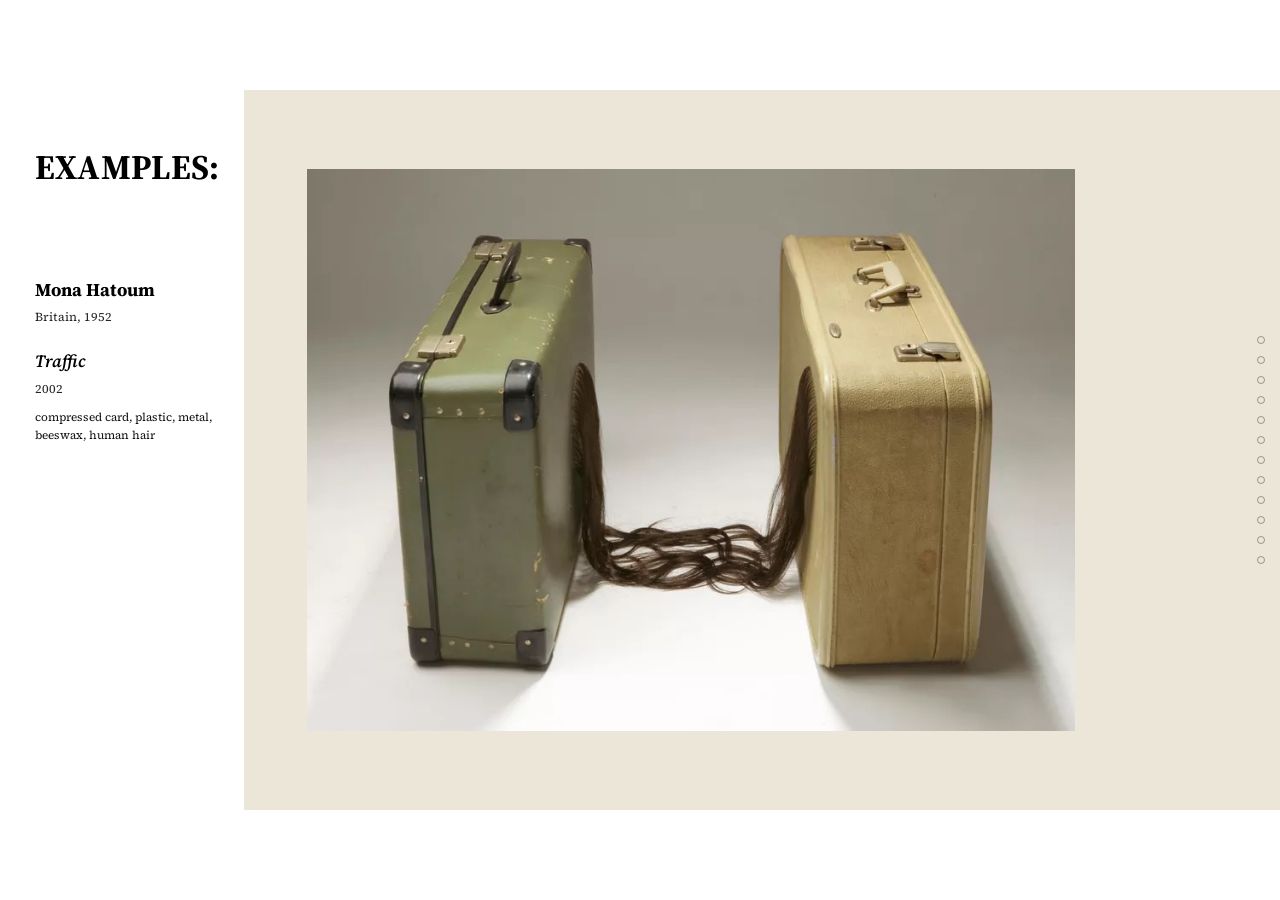
<file: test_ex2.html>
<!DOCTYPE html>
<html lang="en">
<head>
<meta charset="UTF-8">
<meta name="viewport" content="width=device-width, initial-scale=1.0">
<title>Musical Bodies — Mannequin Bass</title>
<link rel="preconnect" href="https://fonts.googleapis.com">
<link rel="preconnect" href="https://fonts.gstatic.com" crossorigin>
<link href="https://fonts.googleapis.com/css2?family=Source+Serif+4:ital,opsz,wght@0,8..60,400;0,8..60,500;0,8..60,600;1,8..60,400;1,8..60,600&display=swap" rel="stylesheet">
<link rel="stylesheet" href="styles.css">
<style>html{scroll-behavior:auto!important;scroll-snap-type:none!important}.fx{opacity:1!important}</style></head>
<body>

<nav class="dots" aria-label="Sections">
  <button data-target="s1"  aria-label="Section 1"></button>
  <button data-target="s2"  aria-label="Section 2"></button>
  <button data-target="s3"  aria-label="Section 3"></button>
  <button data-target="s4"  aria-label="Section 4"></button>
  <button data-target="s5"  aria-label="Section 5"></button>
  <button data-target="s6"  aria-label="Section 6"></button>
  <button data-target="s7"  aria-label="Section 7"></button>
  <button data-target="s8"  aria-label="Section 8"></button>
  <button data-target="ex1" aria-label="Examples"></button>
  <button data-target="ex2" aria-label="Examples"></button>
  <button data-target="s9"  aria-label="Section 9"></button>
  <button data-target="s10" aria-label="Section 10"></button>
</nav>

<main><section class="panel ex ex2" id="ex2">
    <div class="stage">
      <div class="ex-bg"></div>
      <img class="artwork" src="assets/example2.jpg?v=20261005c" alt="Mona Hatoum, Traffic (2002), installation view">
      <div class="fx">
        <div class="fl" data-sp="0.14" style="--x:2.7;--y:8;--dur:8.5s;--amp:6px;--dl:-2s">
          <h2 class="title" style="font-weight:700;font-size:calc(var(--su)*4.8)">EXAMPLES:</h2>
        </div>
        <div class="fl" data-sp="0.18" style="--x:2.7;--y:26;--w:14.5;--dur:9s;--amp:7px;--dl:-5s">
          <div class="label">
            <p class="label-artist">Mona Hatoum</p>
            <p class="label-meta">Britain, 1952</p>
            <p class="label-title">Traffic</p>
            <p class="label-meta">2002</p>
            <p class="label-mat">compressed card, plastic, metal, beeswax, human hair</p>
          </div>
        </div>
      </div>
    </div>
  </section></main></main></body></html>
</file>
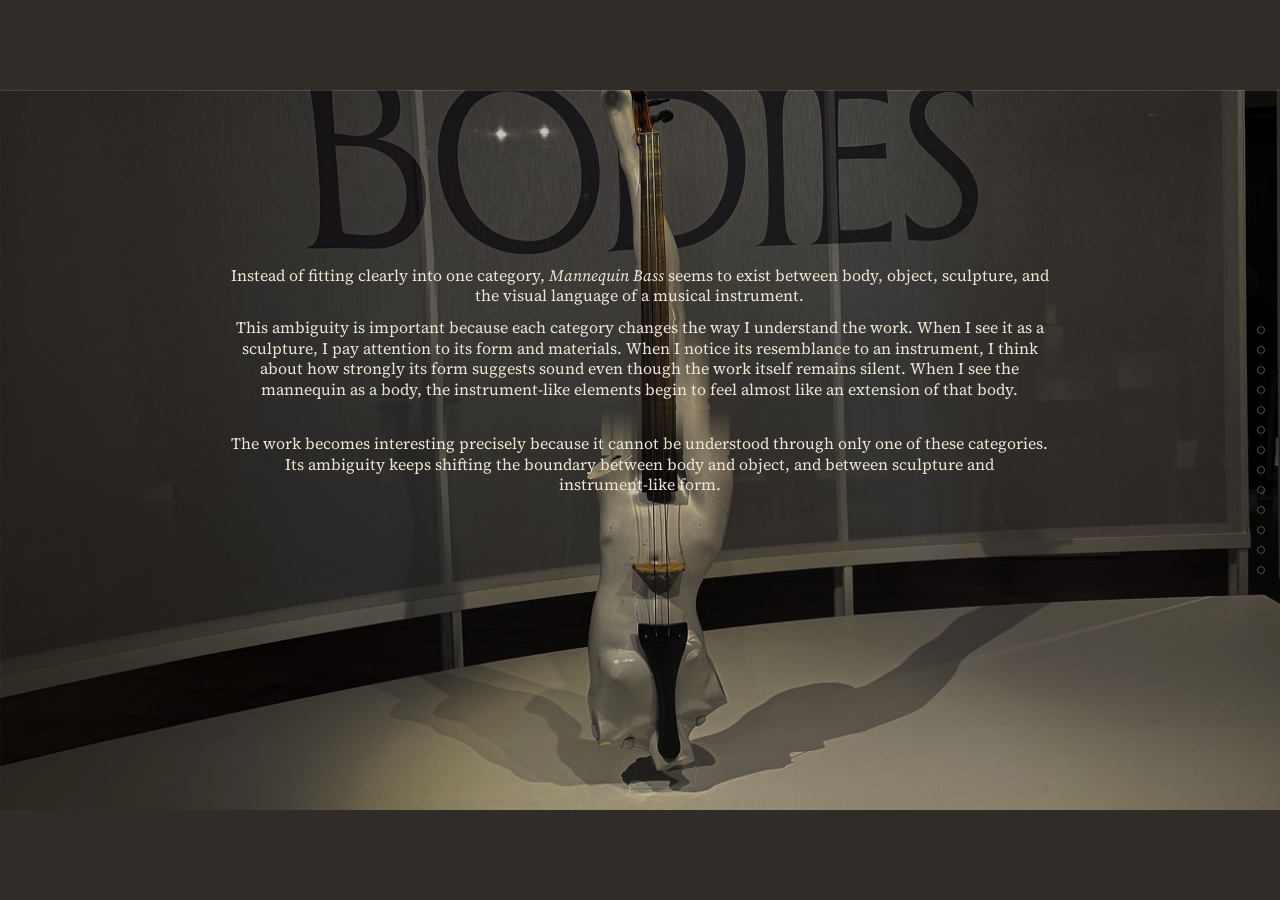
<file: test_s10.html>
<!DOCTYPE html>
<html lang="en">
<head>
<meta charset="UTF-8">
<meta name="viewport" content="width=device-width, initial-scale=1.0">
<title>Musical Bodies — Mannequin Bass</title>
<link rel="preconnect" href="https://fonts.googleapis.com">
<link rel="preconnect" href="https://fonts.gstatic.com" crossorigin>
<link href="https://fonts.googleapis.com/css2?family=Source+Serif+4:ital,opsz,wght@0,8..60,400;0,8..60,500;0,8..60,600;1,8..60,400;1,8..60,600&display=swap" rel="stylesheet">
<link rel="stylesheet" href="styles.css?v=20261011">
<style>html{scroll-behavior:auto!important;scroll-snap-type:none!important}.fx,.fx-flow{opacity:1!important}</style></head>
<body>

<nav class="dots" aria-label="Sections">
  <button data-target="s1"  aria-label="Section 1"></button>
  <button data-target="s2"  aria-label="Section 2"></button>
  <button data-target="s3"  aria-label="Section 3"></button>
  <button data-target="s4"  aria-label="Section 4"></button>
  <button data-target="s5"  aria-label="Section 5"></button>
  <button data-target="s6"  aria-label="Section 6"></button>
  <button data-target="s7"  aria-label="Section 7"></button>
  <button data-target="s8"  aria-label="Section 8"></button>
  <button data-target="ex1" aria-label="Examples"></button>
  <button data-target="ex2" aria-label="Examples"></button>
  <button data-target="s9"  aria-label="Section 9"></button>
  <button data-target="s10" aria-label="Section 10"></button>
  <button data-target="s11" aria-label="Section 11"></button>
</nav>

<main><section class="panel s10" id="s10">
    <div class="stage">
    <img class="plate" src="assets/section-10.jpg?v=20261011" alt="Between body, object, sculpture and instrument">
    <div class="fx" style="--amp:calc(0.6 * 0.5625vw);">
    </div>
  </div>
    <div class="fx-flow" style="--amp:calc(0.6 * 0.5625vw);">
      <div class="fl fl-flow" data-sp="0.16" style="--x:18;--y:24.4;--w:64;--amp:calc(0.55 * 0.5625vw)">
        <p class="body" style="text-align:center;font-size:calc(2.2 * 0.5625vw)">Instead of fitting clearly into one category, <em>Mannequin&nbsp;Bass</em> seems to exist between body, object, sculpture, and the visual language of a musical instrument.</p>
      </div>
      <div class="fl fl-flow" data-sp="0.19" style="--x:18;--y:31.7;--w:64;--dl:-3s">
        <p class="body" style="text-align:center;font-size:calc(2.2 * 0.5625vw)">This ambiguity is important because each category changes the way I understand the work. When I see it as a sculpture, I pay attention to its form and materials. When I notice its resemblance to an instrument, I think about how strongly its form suggests sound even though the work itself remains silent. When I see the mannequin as a body, the instrument-like elements begin to feel almost like an extension of that body.</p>
      </div>
      <div class="fl fl-flow" data-sp="0.22" style="--x:18;--y:47.8;--w:64;--dl:-5s">
        <p class="body" style="text-align:center;font-size:calc(2.2 * 0.5625vw)">The work becomes interesting precisely because it cannot be understood through only one of these categories. Its ambiguity keeps shifting the boundary between body and object, and between sculpture and instrument&#8209;like form.</p>
      </div>
    </div>
    </div>
  </section></main></main></body></html>
</file>
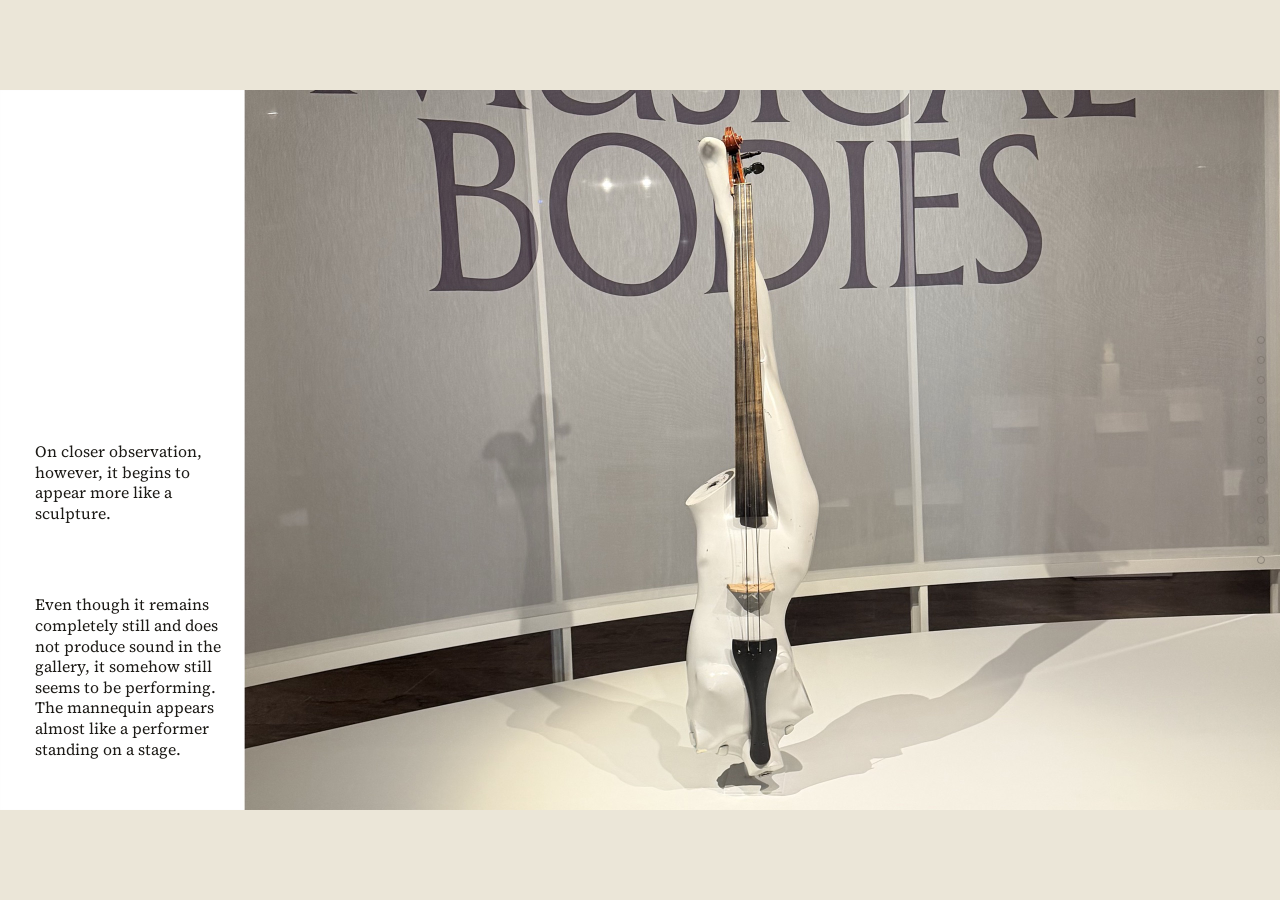
<file: test_s2.html>
<!DOCTYPE html>
<html lang="en">
<head>
<meta charset="UTF-8">
<meta name="viewport" content="width=device-width, initial-scale=1.0">
<title>Musical Bodies — Mannequin Bass</title>
<link rel="preconnect" href="https://fonts.googleapis.com">
<link rel="preconnect" href="https://fonts.gstatic.com" crossorigin>
<link href="https://fonts.googleapis.com/css2?family=Source+Serif+4:ital,opsz,wght@0,8..60,400;0,8..60,500;0,8..60,600;1,8..60,400;1,8..60,600&display=swap" rel="stylesheet">
<link rel="stylesheet" href="styles.css">
<style>html{scroll-behavior:auto!important;scroll-snap-type:none!important}.fx{opacity:1!important}</style></head>
<body>

<nav class="dots" aria-label="Sections">
  <button data-target="s1"  aria-label="Section 1"></button>
  <button data-target="s2"  aria-label="Section 2"></button>
  <button data-target="s3"  aria-label="Section 3"></button>
  <button data-target="s4"  aria-label="Section 4"></button>
  <button data-target="s5"  aria-label="Section 5"></button>
  <button data-target="s6"  aria-label="Section 6"></button>
  <button data-target="s7"  aria-label="Section 7"></button>
  <button data-target="s8"  aria-label="Section 8"></button>
  <button data-target="ex1" aria-label="Examples"></button>
  <button data-target="ex2" aria-label="Examples"></button>
  <button data-target="s9"  aria-label="Section 9"></button>
  <button data-target="s10" aria-label="Section 10"></button>
</nav>

<main><section class="panel s2" id="s2">
    <div class="stage">
    <img class="plate" src="assets/section-2.jpg?v=20261005b" alt="Mannequin Bass detail">
    <div class="fx">
      <div class="fl" data-sp="0.18" style="--w:14;--x:2.7;--y:48.9;--dur:7.5s;--amp:6px;--dl:-3s">
        <p class="body" style="width:14vw;font-size:calc(var(--su)*2.2)">On closer observation, however, it begins to appear more like a sculpture.</p>
      </div>
      <div class="fl" data-sp="0.22" style="--w:15;--x:2.7;--y:70.2;--dur:10s;--amp:8px;--dl:-5s">
        <p class="body" style="width:15vw;font-size:calc(var(--su)*2.2)">Even though it remains completely still and does not produce sound in the gallery, it somehow still seems to be performing. The mannequin appears almost like a performer standing on a stage.</p>
      </div>
    </div>
    </div>
  </section></main></main></body></html>
</file>
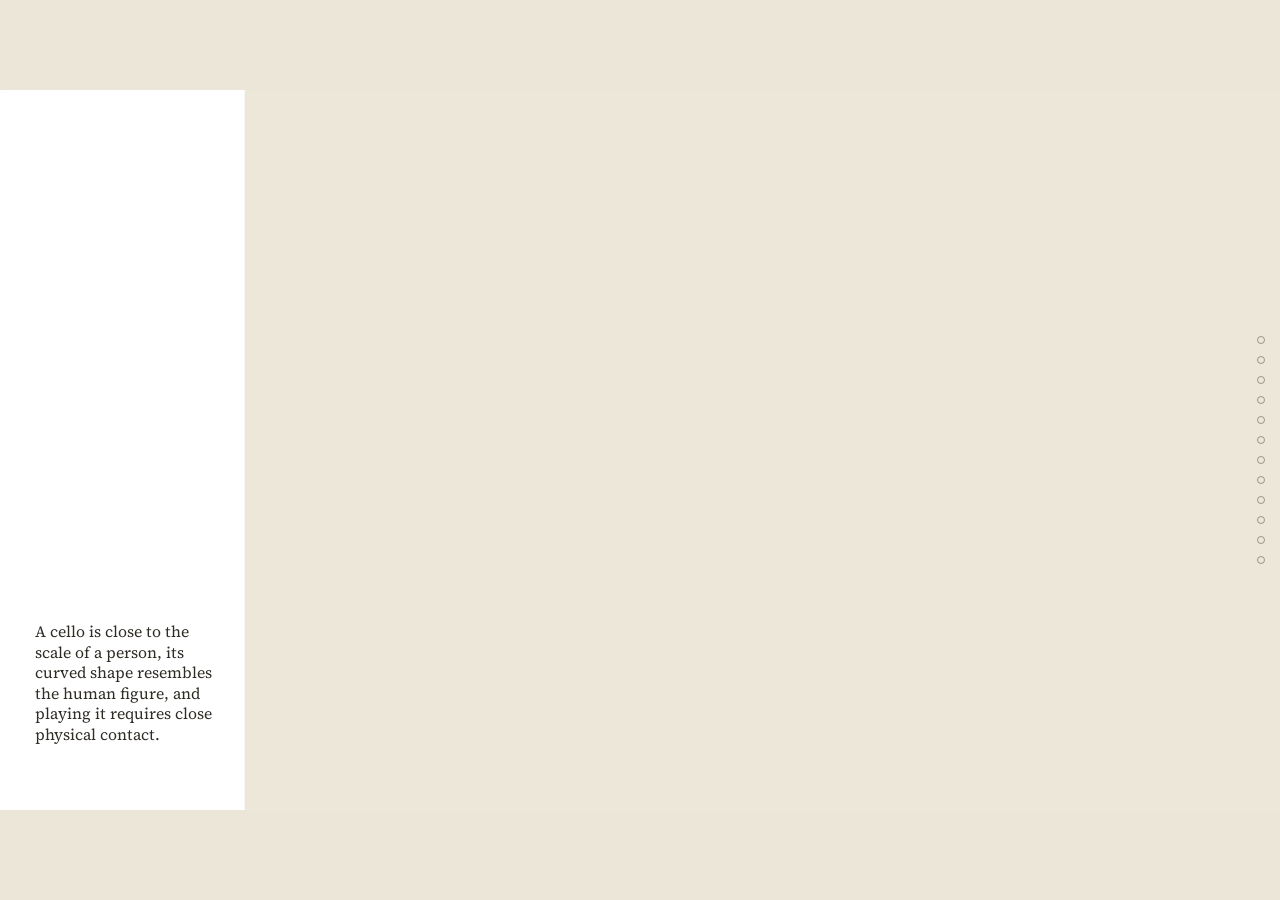
<file: test_s4.html>
<!DOCTYPE html>
<html lang="en">
<head>
<meta charset="UTF-8">
<meta name="viewport" content="width=device-width, initial-scale=1.0">
<title>Musical Bodies — Mannequin Bass</title>
<link rel="preconnect" href="https://fonts.googleapis.com">
<link rel="preconnect" href="https://fonts.gstatic.com" crossorigin>
<link href="https://fonts.googleapis.com/css2?family=Source+Serif+4:ital,opsz,wght@0,8..60,400;0,8..60,500;0,8..60,600;1,8..60,400;1,8..60,600&display=swap" rel="stylesheet">
<link rel="stylesheet" href="styles.css">
<style>html{scroll-behavior:auto!important;scroll-snap-type:none!important}.fx{opacity:1!important}</style></head>
<body>

<nav class="dots" aria-label="Sections">
  <button data-target="s1"  aria-label="Section 1"></button>
  <button data-target="s2"  aria-label="Section 2"></button>
  <button data-target="s3"  aria-label="Section 3"></button>
  <button data-target="s4"  aria-label="Section 4"></button>
  <button data-target="s5"  aria-label="Section 5"></button>
  <button data-target="s6"  aria-label="Section 6"></button>
  <button data-target="s7"  aria-label="Section 7"></button>
  <button data-target="s8"  aria-label="Section 8"></button>
  <button data-target="ex1" aria-label="Examples"></button>
  <button data-target="ex2" aria-label="Examples"></button>
  <button data-target="s9"  aria-label="Section 9"></button>
  <button data-target="s10" aria-label="Section 10"></button>
</nav>

<main><section class="panel s4" id="s4">
    <div class="stage">
    <img class="plate" src="assets/section-4.jpg?v=20261005b" alt="Cello">
    <div class="fx">
      <div class="fl" data-sp="0.20" style="--w:15;--x:2.7;--y:73.9;--dur:8s;--amp:7px">
        <p class="body" style="width:15vw;font-size:calc(var(--su)*2.2)">A cello is close to the scale of a person, its curved shape resembles the human figure, and playing it requires close physical contact.</p>
      </div>
    </div>
    </div>
  </section></main></main></body></html>
</file>
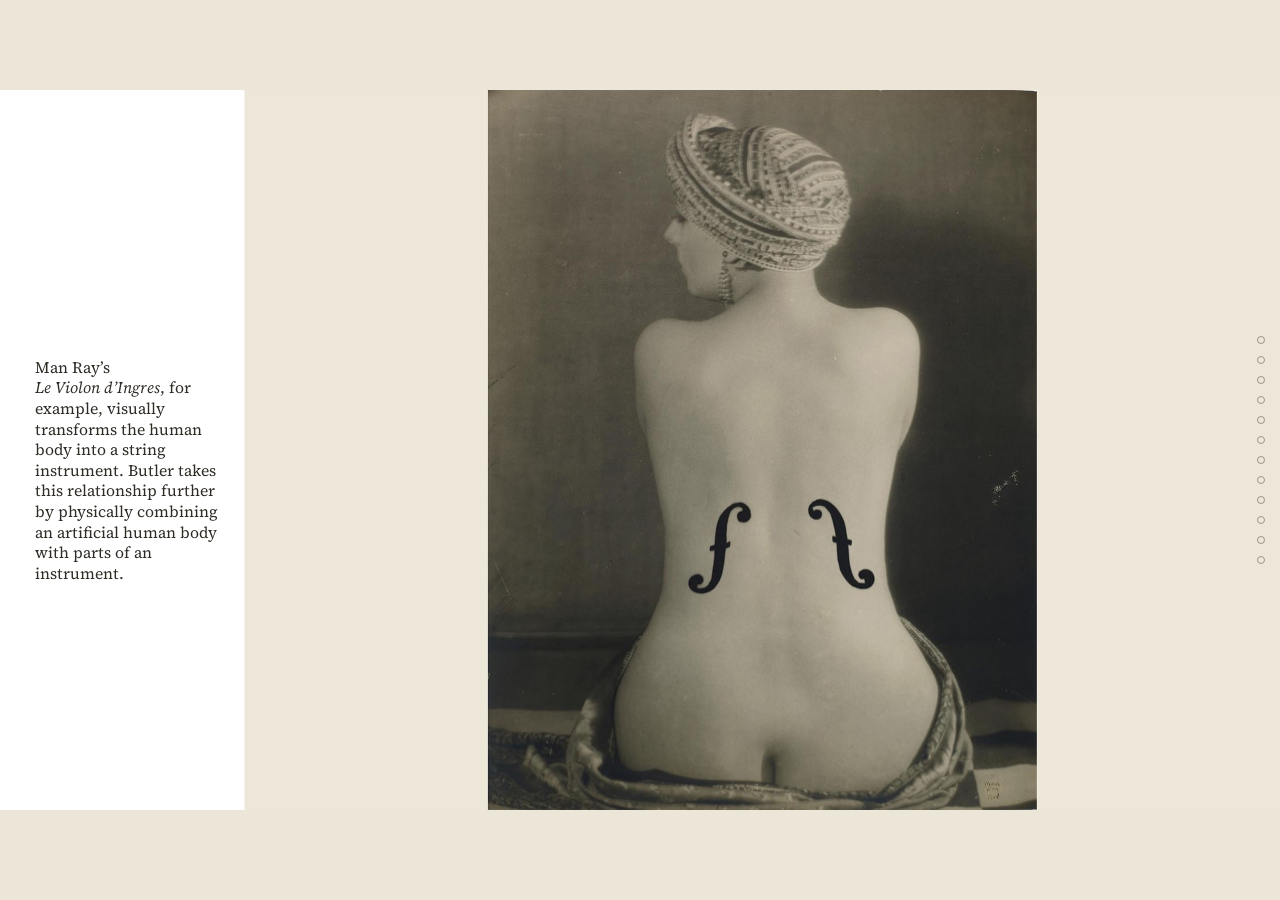
<file: test_s5.html>
<!DOCTYPE html>
<html lang="en">
<head>
<meta charset="UTF-8">
<meta name="viewport" content="width=device-width, initial-scale=1.0">
<title>Musical Bodies — Mannequin Bass</title>
<link rel="preconnect" href="https://fonts.googleapis.com">
<link rel="preconnect" href="https://fonts.gstatic.com" crossorigin>
<link href="https://fonts.googleapis.com/css2?family=Source+Serif+4:ital,opsz,wght@0,8..60,400;0,8..60,500;0,8..60,600;1,8..60,400;1,8..60,600&display=swap" rel="stylesheet">
<link rel="stylesheet" href="styles.css">
<style>html{scroll-behavior:auto!important;scroll-snap-type:none!important}.fx{opacity:1!important}</style></head>
<body>

<nav class="dots" aria-label="Sections">
  <button data-target="s1"  aria-label="Section 1"></button>
  <button data-target="s2"  aria-label="Section 2"></button>
  <button data-target="s3"  aria-label="Section 3"></button>
  <button data-target="s4"  aria-label="Section 4"></button>
  <button data-target="s5"  aria-label="Section 5"></button>
  <button data-target="s6"  aria-label="Section 6"></button>
  <button data-target="s7"  aria-label="Section 7"></button>
  <button data-target="s8"  aria-label="Section 8"></button>
  <button data-target="ex1" aria-label="Examples"></button>
  <button data-target="ex2" aria-label="Examples"></button>
  <button data-target="s9"  aria-label="Section 9"></button>
  <button data-target="s10" aria-label="Section 10"></button>
</nav>

<main><section class="panel s5" id="s5">
    <div class="stage">
    <img class="plate" src="assets/section-5.jpg?v=20261005b" alt="Man Ray, Le Violon d'Ingres">
    <div class="fx">
      <div class="fl" data-sp="0.20" style="--w:15;--x:2.7;--y:37.2;--dur:10s;--amp:8px;--dl:-3.5s">
        <p class="body" style="width:15vw;font-size:calc(var(--su)*2.2)">Man Ray&rsquo;s <em>Le&nbsp;Violon&nbsp;d&rsquo;Ingres</em>, for example, visually transforms the human body into a string instrument. Butler takes this relationship further by physically combining an artificial human body with parts of an instrument.</p>
      </div>
    </div>
    </div>
  </section></main></main></body></html>
</file>
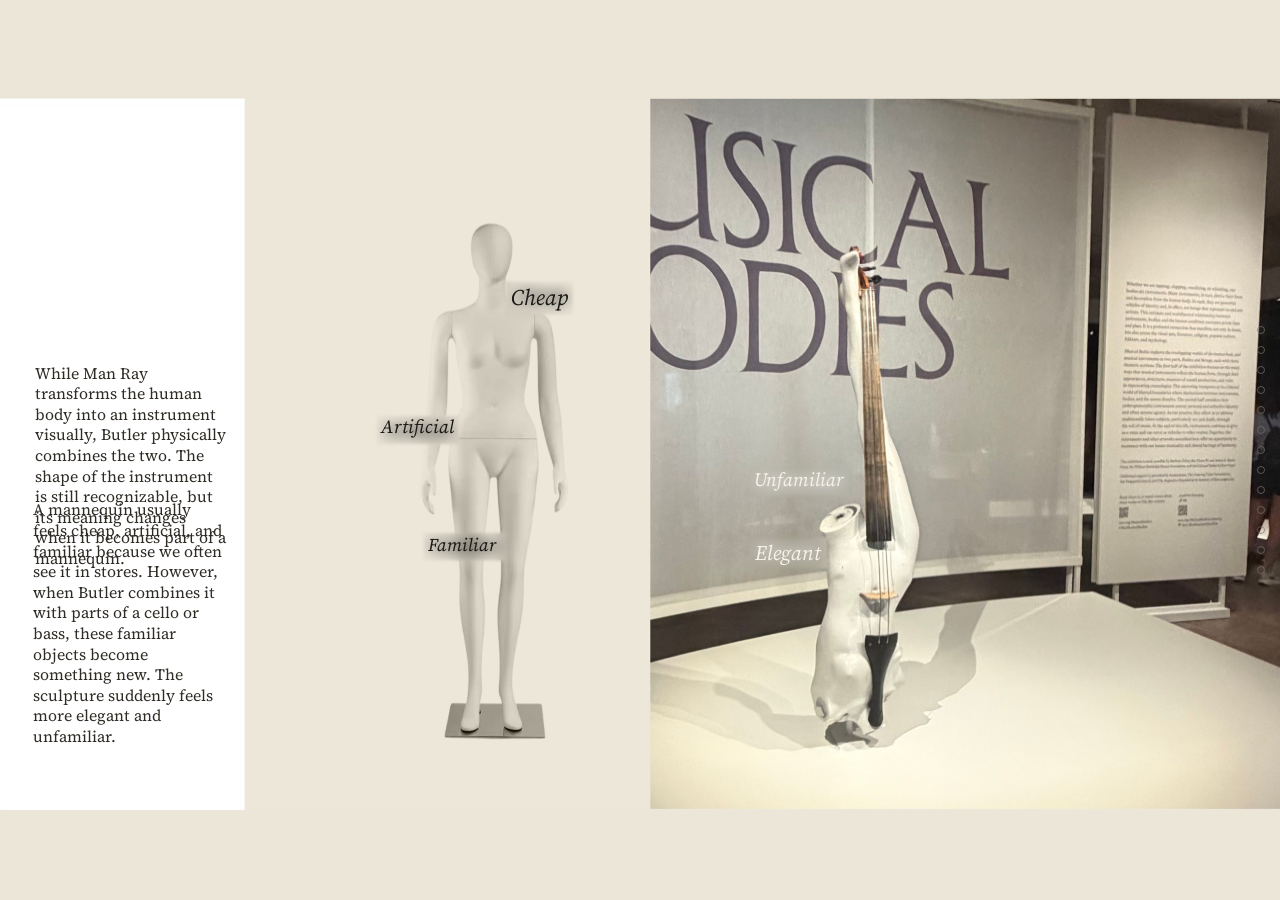
<file: test_s6_geo.html>
<!DOCTYPE html>
<html lang="en">
<head>
<meta charset="UTF-8">
<meta name="viewport" content="width=device-width, initial-scale=1.0">
<title>Musical Bodies — Mannequin Bass</title>
<link rel="preconnect" href="https://fonts.googleapis.com">
<link rel="preconnect" href="https://fonts.gstatic.com" crossorigin>
<link href="https://fonts.googleapis.com/css2?family=Source+Serif+4:ital,opsz,wght@0,8..60,400;0,8..60,500;0,8..60,600;1,8..60,400;1,8..60,600&display=swap" rel="stylesheet">
<link rel="stylesheet" href="styles.css?v=20261011">
<style>html{scroll-behavior:auto!important;scroll-snap-type:none!important}.fx,.fx-flow{opacity:1!important}</style></head>
<body>

<nav class="dots" aria-label="Sections">
  <button data-target="s1"  aria-label="Section 1"></button>
  <button data-target="s2"  aria-label="Section 2"></button>
  <button data-target="s3"  aria-label="Section 3"></button>
  <button data-target="s4"  aria-label="Section 4"></button>
  <button data-target="s5"  aria-label="Section 5"></button>
  <button data-target="s6"  aria-label="Section 6"></button>
  <button data-target="s7"  aria-label="Section 7"></button>
  <button data-target="s8"  aria-label="Section 8"></button>
  <button data-target="ex1" aria-label="Examples"></button>
  <button data-target="ex2" aria-label="Examples"></button>
  <button data-target="s9"  aria-label="Section 9"></button>
  <button data-target="s10" aria-label="Section 10"></button>
  <button data-target="s11" aria-label="Section 11"></button>
</nav>

<main><section class="panel s6" id="s6">
    <div class="stage">
    <img class="plate" src="assets/section-6.jpg?v=20261011" alt="Cheap / artificial / familiar &mdash; elegant / unfamiliar">
    <div class="fx" style="--amp:calc(0.6 * 0.5625vw);">
      <div class="fl fl-ov" data-sp="0.22" style="--x:39.9;--y:26.6;--amp:calc(0.55 * 0.5625vw)">
        <p class="lbl" style="font-size:calc(3.1 * 0.5625vw);color:#1c1a16">Cheap</p>
      </div>
      <div class="fl fl-ov" data-sp="0.26" style="--x:29.8;--y:45;--dl:-2s">
        <p class="lbl" style="font-size:calc(2.6 * 0.5625vw);color:#1c1a16">Artificial</p>
      </div>
      <div class="fl fl-ov" data-sp="0.24" style="--x:33.4;--y:61.4;--dl:-5s">
        <p class="lbl" style="font-size:calc(2.5 * 0.5625vw);color:#1c1a16">Familiar</p>
      </div>
      <div class="fl fl-ov" data-sp="0.22" style="--x:58.9;--y:52.4;--dl:-1.5s">
        <p class="lbl" style="font-size:calc(2.6 * 0.5625vw);color:#f6f2e8">Unfamiliar</p>
      </div>
      <div class="fl fl-ov" data-sp="0.25" style="--x:59;--y:62.2;--dl:-3s">
        <p class="lbl" style="font-size:calc(2.9 * 0.5625vw);color:#f6f2e8">Elegant</p>
      </div>
    </div>
  </div>
    <div class="fx-flow" style="--amp:calc(0.6 * 0.5625vw);">
            <div class="fl fl-ov" data-sp="0.18" style="--w:15;--x:2.7;--y:38;--dur:8s;--amp:7px">
        <p class="body" style="font-size:calc(2.2 * 0.5625vw)">While Man Ray transforms the human body into an instrument visually, Butler physically combines the two. The shape of the instrument is still recognizable, but its meaning changes when it becomes part of a mannequin.</p>
      </div>
      <div class="fl fl-ov" data-sp="0.21" style="--x:2.6;--y:57;--dl:-2.8s">
        <p class="body" style="width:15vw;font-size:calc(2.2 * 0.5625vw)">A mannequin usually feels cheap, artificial, and familiar because we often see it in stores. However, when Butler combines it with parts of a cello or bass, these familiar objects become something new. The sculpture suddenly feels more elegant and unfamiliar.</p>
      </div>
    </div>
    </div>
  </section></main>
<script>
window.addEventListener("load", () => {
  setTimeout(() => {
    const p = document.querySelector(".fl-flow .body");
    const fl = p.closest(".fl");
    const d = document.createElement("pre");
    d.id = "geo";
    d.textContent = JSON.stringify({
      flW: fl.offsetWidth, flLeft: fl.getBoundingClientRect().x,
      pW: p.offsetWidth,
      pCSW: getComputedStyle(p).width,
      flCSW: getComputedStyle(fl).width,
      vw: innerWidth
    });
    document.body.appendChild(d);
  }, 400);
});
</script></main></body></html>
</file>
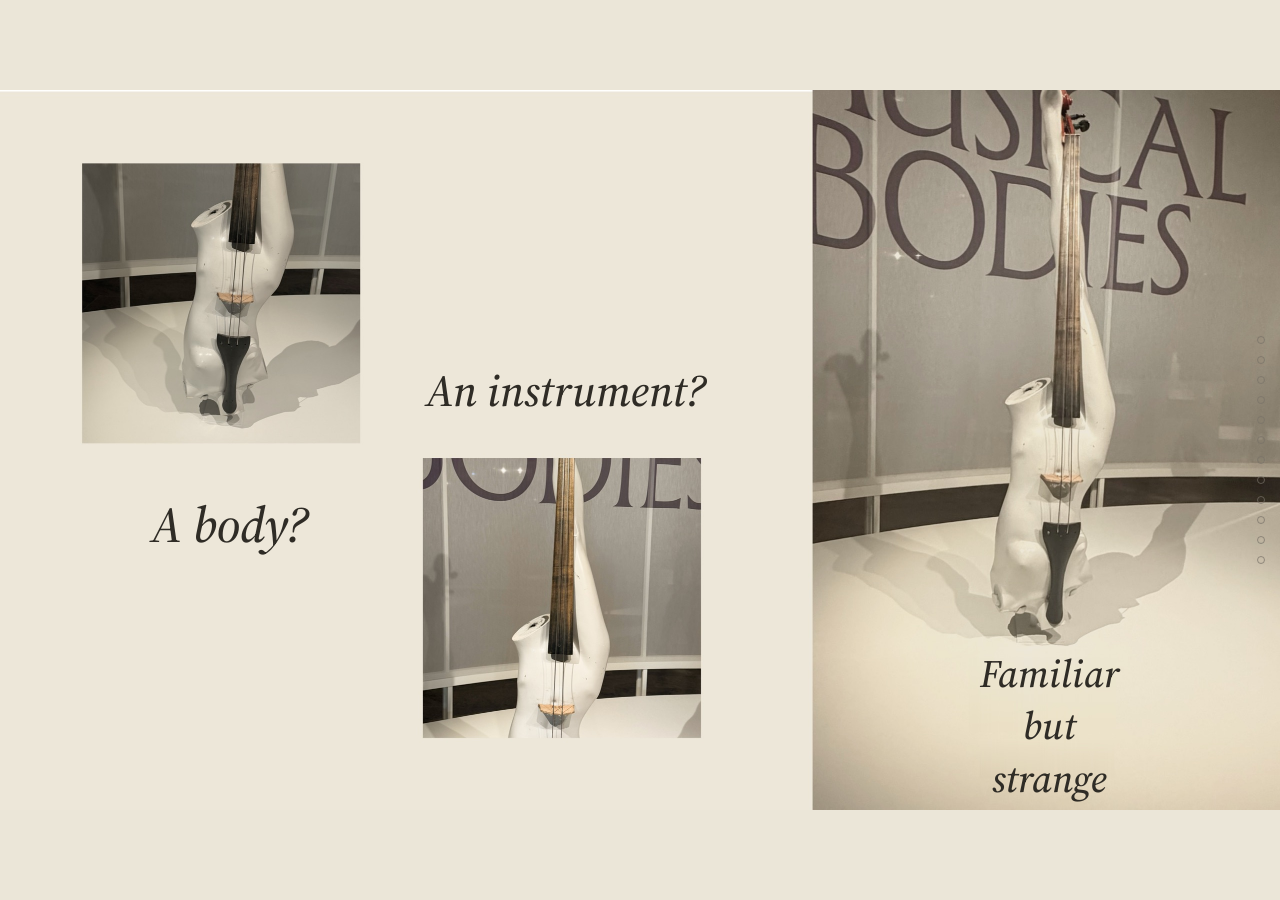
<file: test_s7.html>
<!DOCTYPE html>
<html lang="en">
<head>
<meta charset="UTF-8">
<meta name="viewport" content="width=device-width, initial-scale=1.0">
<title>Musical Bodies — Mannequin Bass</title>
<link rel="preconnect" href="https://fonts.googleapis.com">
<link rel="preconnect" href="https://fonts.gstatic.com" crossorigin>
<link href="https://fonts.googleapis.com/css2?family=Source+Serif+4:ital,opsz,wght@0,8..60,400;0,8..60,500;0,8..60,600;1,8..60,400;1,8..60,600&display=swap" rel="stylesheet">
<link rel="stylesheet" href="styles.css">
<style>html{scroll-behavior:auto!important;scroll-snap-type:none!important}.fx{opacity:1!important}</style></head>
<body>

<nav class="dots" aria-label="Sections">
  <button data-target="s1"  aria-label="Section 1"></button>
  <button data-target="s2"  aria-label="Section 2"></button>
  <button data-target="s3"  aria-label="Section 3"></button>
  <button data-target="s4"  aria-label="Section 4"></button>
  <button data-target="s5"  aria-label="Section 5"></button>
  <button data-target="s6"  aria-label="Section 6"></button>
  <button data-target="s7"  aria-label="Section 7"></button>
  <button data-target="s8"  aria-label="Section 8"></button>
  <button data-target="ex1" aria-label="Examples"></button>
  <button data-target="ex2" aria-label="Examples"></button>
  <button data-target="s9"  aria-label="Section 9"></button>
  <button data-target="s10" aria-label="Section 10"></button>
</nav>

<main><section class="panel s7" id="s7">
    <div class="stage">
    <img class="plate" src="assets/section-7.jpg?v=20261005b" alt="A body? An instrument?">
    <div class="fx">
      <div class="fl" data-sp="0.24" style="--x:11.8;--y:55.5;--dur:7s;--amp:7px">
        <p class="q" style="font-size:calc(var(--su)*7)">A body?</p>
      </div>
      <div class="fl" data-sp="0.28" style="--x:33.3;--y:37.5;--dur:8s;--amp:8px;--dl:-3s">
        <p class="q" style="font-size:calc(var(--su)*6.2)">An instrument?</p>
      </div>
      <div class="fl" data-sp="0.22" style="--x:72;--y:77.5;--w:20;--dur:9s;--amp:7px;--dl:-5.5s">
        <p class="q qcenter" style="font-size:calc(var(--su)*5.4)">Familiar<br>but<br>strange</p>
      </div>
    </div>
    </div>
  </section></main></main></body></html>
</file>
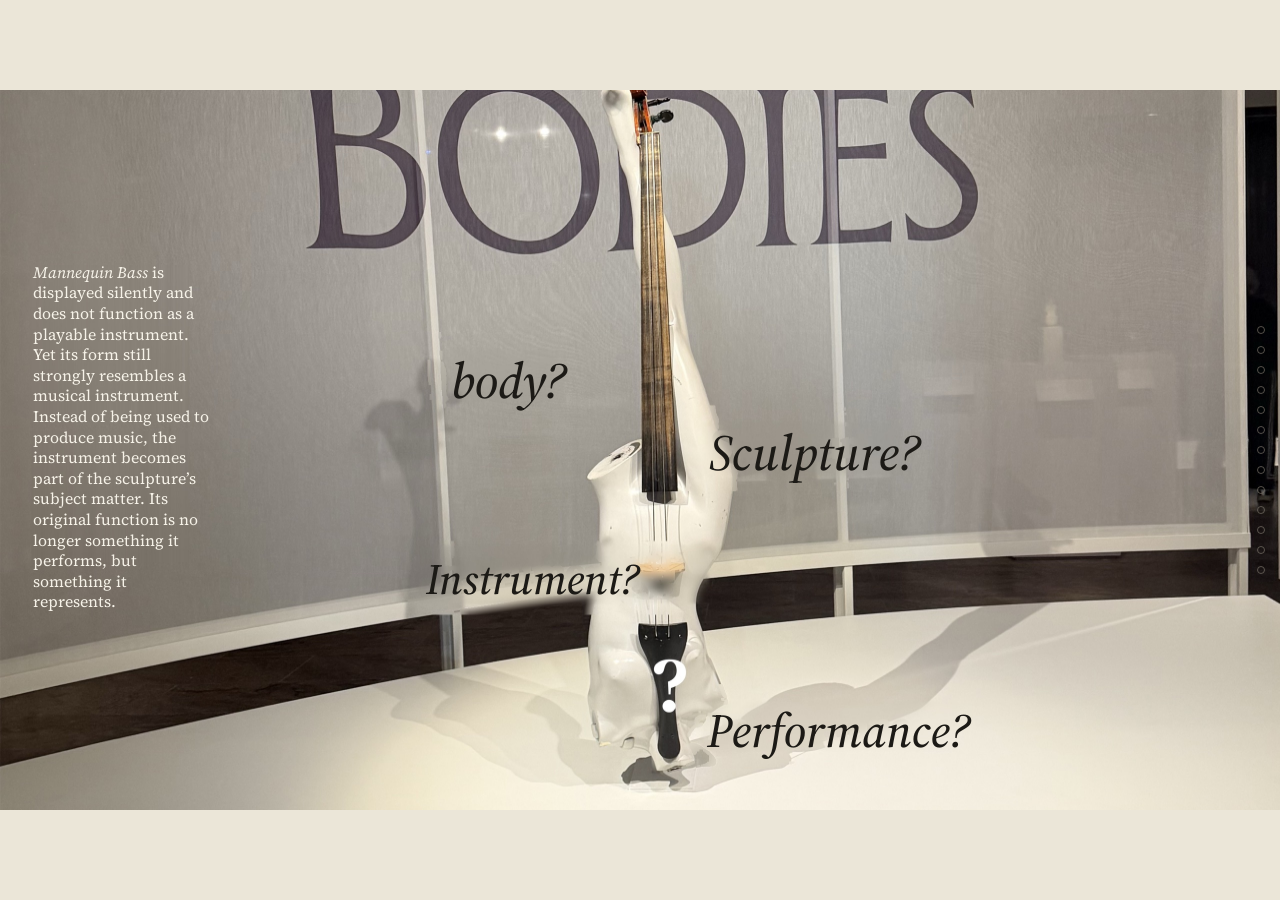
<file: test_s9.html>
<!DOCTYPE html>
<html lang="en">
<head>
<meta charset="UTF-8">
<meta name="viewport" content="width=device-width, initial-scale=1.0">
<title>Musical Bodies — Mannequin Bass</title>
<link rel="preconnect" href="https://fonts.googleapis.com">
<link rel="preconnect" href="https://fonts.gstatic.com" crossorigin>
<link href="https://fonts.googleapis.com/css2?family=Source+Serif+4:ital,opsz,wght@0,8..60,400;0,8..60,500;0,8..60,600;1,8..60,400;1,8..60,600&display=swap" rel="stylesheet">
<link rel="stylesheet" href="styles.css?v=20261011">
<style>html{scroll-behavior:auto!important;scroll-snap-type:none!important}.fx,.fx-flow{opacity:1!important}</style></head>
<body>

<nav class="dots" aria-label="Sections">
  <button data-target="s1"  aria-label="Section 1"></button>
  <button data-target="s2"  aria-label="Section 2"></button>
  <button data-target="s3"  aria-label="Section 3"></button>
  <button data-target="s4"  aria-label="Section 4"></button>
  <button data-target="s5"  aria-label="Section 5"></button>
  <button data-target="s6"  aria-label="Section 6"></button>
  <button data-target="s7"  aria-label="Section 7"></button>
  <button data-target="s8"  aria-label="Section 8"></button>
  <button data-target="ex1" aria-label="Examples"></button>
  <button data-target="ex2" aria-label="Examples"></button>
  <button data-target="s9"  aria-label="Section 9"></button>
  <button data-target="s10" aria-label="Section 10"></button>
  <button data-target="s11" aria-label="Section 11"></button>
</nav>

<main><section class="panel s9" id="s9">
    <div class="stage">
    <img class="plate" src="assets/section-9.jpg?v=20261011" alt="Body, sculpture, instrument, performance">
    <div class="fx" style="--amp:calc(0.6 * 0.5625vw);">
      <div class="fl fl-ov" data-sp="0.30" style="--x:35.2;--y:35.5;--dl:-2s">
        <p class="q" style="font-size:calc(7 * 0.5625vw)">body?</p>
      </div>
      <div class="fl fl-ov" data-sp="0.26" style="--x:55.4;--y:45.6;--dl:-5s">
        <p class="q" style="font-size:calc(7 * 0.5625vw)">Sculpture?</p>
      </div>
      <div class="fl fl-ov" data-sp="0.32" style="--x:33.3;--y:63.8;--dl:-1.8s">
        <p class="q" style="font-size:calc(6 * 0.5625vw)">Instrument?</p>
      </div>
      <div class="fl fl-ov" data-sp="0.28" style="--x:55.2;--y:84.5;--dl:-4.2s">
        <p class="q" style="font-size:calc(6.6 * 0.5625vw)">Performance?</p>
      </div>
    </div>
  </div>
    <div class="fx-flow" style="--amp:calc(0.6 * 0.5625vw);">
      <div class="fl fl-flow" data-sp="0.19" style="--w:14;--x:2.6;--y:24;--amp:calc(0.65 * 0.5625vw)">
        <p class="body" style="font-size:calc(2.2 * 0.5625vw)"><em>Mannequin&nbsp;Bass</em> is displayed silently and does not function as a playable instrument. Yet its form still strongly resembles a musical instrument. Instead of being used to produce music, the instrument becomes part of the sculpture&rsquo;s subject matter. Its original function is no longer something it performs, but something it represents.</p>
      </div>
    </div>
    </div>
  </section></main></main></body></html>
</file>
<file: styles.css>
/* ============ Musical Bodies — Mannequin Bass ============ */

* { margin: 0; padding: 0; box-sizing: border-box; }

html {
  scroll-snap-type: y mandatory;
  scroll-behavior: smooth;
}

body {
  background: #969088;
  font-family: "Source Serif 4", Georgia, "Songti SC", serif;
  overflow-x: hidden;
  -webkit-font-smoothing: antialiased;
}

/* ---------- panels ---------- */

.panel {
  --stW: min(100vw, 177.78vh);
  --su: calc(var(--stW) * 0.005625);
  --suw: calc(var(--stW) / 100);
  position: relative;
  height: 100vh;
  height: 100svh;
  overflow: hidden;
  scroll-snap-align: start;
  scroll-snap-stop: always;
}

/* letterbox bars match each photo's edge tone */
.s1, .s2, .s9 { background: #ebe6d8; }
.s3, .s4, .s5, .s6, .s7, .s8 { background: #ebe6d8; }

.s4subject {
  position: absolute;
  left: 25.78%;
  top: 18.06%;
  width: 64.84%;
  user-select: none;
  pointer-events: none;
  opacity: var(--pvis, 1);
  animation: bob 3.5s ease-in-out infinite alternate;
  --amp: 20px;
}
#s4 .plate {
  opacity: var(--pvis, 1);
}
.s10 { background: #302d29; }

/* stage: the 16:9 design canvas, always fully visible (letterboxed with
   the photo's own edge tone). Image and text share one coordinate space,
   so text stays exactly on its spots in the photo at any window size. */
.stage {
  position: absolute;
  left: 50%;
  top: 50%;
  transform: translate(-50%, -50%);
  width: var(--stW);
  aspect-ratio: 16 / 9;
}

.plate {
  position: absolute;
  inset: 0;
  width: 100%;
  height: 100%;
  user-select: none;
  pointer-events: none;
}

/* floating text container — fades with section progress */
.fx {
  position: absolute;
  inset: 0;
  opacity: var(--vis, 0);
  z-index: 2;
  animation: bob var(--dur, 7s) ease-in-out var(--dl, 0s) infinite alternate;
}

/* 正文层: 桌面时与舞台同框叠放, 手机时排在图片下方 */
.fx-flow {
  position: absolute;
  left: 50%;
  top: 50%;
  transform: translate(-50%, -50%);
  translate: 0 var(--py, 0px);
  width: var(--stW);
  aspect-ratio: 16 / 9;
  animation: bob var(--dur, 7s) ease-in-out var(--dl, 0s) infinite alternate;
}

/* ---------- 窄屏 (≤1100px): 每屏 = 全宽 16:9 画幅, 排版与电脑严格一致 ---------- */


@keyframes mbplay {
  from { translate: 0 -1.8vh; rotate: -28deg; }
  to   { translate: 0 1.8vh; rotate: 28deg; }
}

/* floating layer — parallax drift (JS) */
.fl {
  position: absolute;
  left: calc(var(--x, 0) * 1%);
  top: calc(var(--y, 0) * 1%);
}

.fl[style*="--w"] { width: calc(var(--w) * var(--suw)); }

/* idle float — gentle bob, staggered per element */
@keyframes bob {
  from { translate: 0 calc(var(--amp, 6px) * -1); }
  to   { translate: 0 var(--amp, 6px); }
}

/* ---------- typography ---------- */

.title {
  font-weight: 600;
  line-height: 1.12;
  letter-spacing: 0.01em;
}

.kicker {
  text-transform: uppercase;
  letter-spacing: 0.06em;
  opacity: 0.92;
}

.body {
  line-height: 1.3;
  max-width: 100%;
}
.body em { font-style: italic; }

.lead {
  font-weight: 500;
  line-height: 1.4;
}

.q {
  font-style: italic;
  font-weight: 500;
  white-space: nowrap;
}
.qcenter { text-align: center; white-space: normal; line-height: 1.35; }

.lbl {
  font-style: italic;
  white-space: nowrap;
}

.cap {
  line-height: 1.55;
  opacity: 0.92;
}

/* ---------- section palettes (text ink) ---------- */

.s1, .s2 { --ink: #1c1a16; color: var(--ink); }
.s3, .s4, .s5, .s6, .s7, .s8 { --ink: #2f2c26; color: var(--ink); }
.s9 { --ink: #f6f2e8; color: var(--ink); }
.s9 .q { color: #1c1a16; }
.s10 { --ink: #ede6d4; color: var(--ink); }

/* ---------- examples pages ---------- */

.ex1, .ex2 { background: #ffffff; }
.s11 { background: #302d29; }

.s11vid {
  position: absolute;
  inset: 0;
  width: 100%;
  height: 100%;
  object-fit: cover;
}

.ex-bg {
  position: absolute;
  inset: 0;
  background: linear-gradient(to right, #ffffff 0, #ffffff 19.1%, #ebe6d8 19.1%);
}

.artwork {
  position: absolute;
  left: 24%;
  top: 5%;
  width: 60%;
  height: 90%;
  object-fit: contain;
  object-position: center;
}

.label-artist {
  font-weight: 700;
  font-size: calc(2.5 * var(--su));
}

.label-meta {
  font-size: calc(1.7 * var(--su));
  opacity: 0.85;
  margin-top: 0.5em;
}

.label-title {
  font-style: italic;
  font-weight: 600;
  font-size: calc(2.4 * var(--su));
  margin-top: 1.4em;
}

.label-mat {
  font-size: calc(1.6 * var(--su));
  line-height: 1.5;
  margin-top: 1.1em;
  opacity: 0.92;
}

/* ---------- dot navigation ---------- */

.dots {
  position: fixed;
  right: max(14px, 1.2vw);
  top: 50%;
  transform: translateY(-50%);
  display: flex;
  flex-direction: column;
  gap: 12px;
  z-index: 10;
}

.dots button {
  width: 8px;
  height: 8px;
  border-radius: 50%;
  border: 1px solid rgba(120, 114, 104, 0.7);
  background: transparent;
  cursor: pointer;
  padding: 0;
  transition: background 0.25s, transform 0.25s, border-color 0.25s;
}

.dots button.on {
  background: #faf7ee;
  border-color: #faf7ee;
  transform: scale(1.35);
}

.dots button:hover { transform: scale(1.35); }


/* ---------- 更窄屏幕: 覆盖文字进一步缩小, 确保不超出白色面板 ---------- */
@media (max-width: 700px) {
  .fl .title { font-size: calc(4.6 * var(--su)) !important; }
  .fl .q { font-size: calc(2.2 * var(--su)) !important; }
  .fl .lbl { font-size: calc(1.7 * var(--su)) !important; }
  .fl .kicker { font-size: calc(1.2 * var(--su)) !important; }
}
@media (max-width: 480px) {
  .fl .title { font-size: calc(4 * var(--su)) !important; }
  .fl .q { font-size: calc(1.9 * var(--su)) !important; }
  .fl .lbl { font-size: calc(1.5 * var(--su)) !important; }
  .fl .kicker { font-size: calc(1.1 * var(--su)) !important; }
}

/* ---------- reduced motion ---------- */

@media (prefers-reduced-motion: reduce) {
  html { scroll-behavior: auto; }
  .fl > * { animation: none; }
}

/* ---------- figure numbers ---------- */
@media (max-width: 900px) {
  .figno { font-size: 6px !important; }
  .srcblk { font-size: 6px !important; width: 60% !important; }
  .srccite { font-size: 6px !important; }
}

/* ---------- sources block mobile ---------- */
</file>
